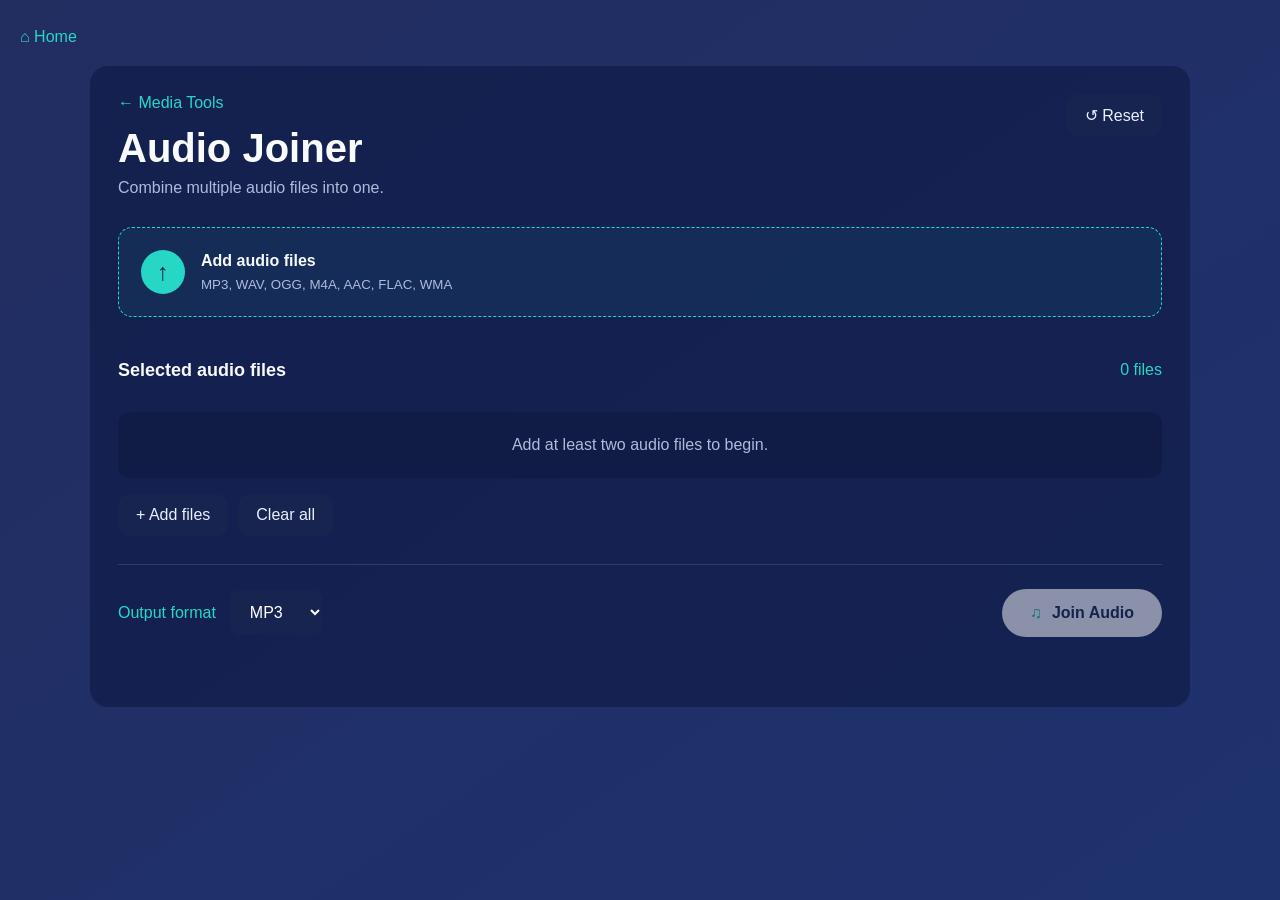
<file: audio-joiner/static/index.html>
<!doctype html>
<html lang="en">
  <head>
    <meta charset="UTF-8" />
    <meta name="viewport" content="width=device-width, initial-scale=1.0" />
    <title>Audio Combiner | Media Tools</title>
    <link rel="stylesheet" href="/audio-joiner/static/style.css" />
  </head>
  <body>
    <a href="/" class="home-button">⌂ Home</a>

    <main class="editor">
      <header class="editor-header">
        <div>
          <a class="back-link" href="/">← Media Tools</a>
          <h1>Audio Joiner</h1>
          <p>Combine multiple audio files into one.</p>
        </div>
        <button type="button" id="reset-button" class="reset-button">
          ↺ Reset
        </button>
      </header>

      <section class="upload-section">
        <label class="upload-button" for="audio-files">
          <span class="upload-icon">↑</span>
          <span>
            <strong>Add audio files</strong>
            <small>MP3, WAV, OGG, M4A, AAC, FLAC, WMA</small>
          </span>
        </label>
        <input
          id="audio-files"
          type="file"
          accept="audio/*,.mp3,.wav,.aac,.m4a,.ogg,.flac,.wma"
          multiple
          hidden
        />
      </section>

      <section class="files-section">
        <div class="section-heading">
          <h2>Selected audio files</h2>
          <span id="file-count">0 files</span>
        </div>

        <ol id="file-list" class="file-list">
          <li class="empty-state">Add at least two audio files to begin.</li>
        </ol>

        <div class="file-actions">
          <button type="button" id="add-more-button" class="control-button">
            + Add files
          </button>
          <button type="button" id="clear-button" class="control-button">
            Clear all
          </button>
        </div>
      </section>

      <section class="join-controls">
        <label for="output-format">Output format</label>
        <select id="output-format">
          <option value="mp3">MP3</option>
          <option value="wav">WAV</option>
          <option value="m4a">M4A</option>
          <option value="aac">AAC</option>
          <option value="ogg">OGG</option>
          <option value="flac">FLAC</option>
          <option value="wma">WMA</option>
        </select>

        <button type="button" id="join-button" class="cut-button" disabled>
          <span>♫</span> Join Audio
        </button>
      </section>

      <div id="message" class="message" role="status" aria-live="polite"></div>

      <div id="progress-container" class="progress-container" hidden>
        <div id="progress-label" class="progress-label">Preparing audio...</div>
        <div class="progress-track">
          <div id="progress-bar" class="progress-bar"></div>
        </div>
      </div>
    </main>

    <script>
      const fileInput = document.getElementById("audio-files");
      const fileList = document.getElementById("file-list");
      const fileCount = document.getElementById("file-count");
      const addMoreButton = document.getElementById("add-more-button");
      const clearButton = document.getElementById("clear-button");
      const resetButton = document.getElementById("reset-button");
      const joinButton = document.getElementById("join-button");
      const outputFormat = document.getElementById("output-format");
      const message = document.getElementById("message");
      const progressContainer = document.getElementById("progress-container");
      const progressLabel = document.getElementById("progress-label");
      const progressBar = document.getElementById("progress-bar");

      let files = [];
      let joining = false;

      function showMessage(text, type = "") {
        message.textContent = text;
        message.className = "message" + (type ? " " + type : "");
      }

      function updateProgress(percentage, text) {
        progressContainer.hidden = false;
        progressBar.style.width = percentage + "%";
        progressLabel.textContent = text;
      }

      function renderFiles() {
        fileList.replaceChildren();

        if (files.length === 0) {
          const empty = document.createElement("li");
          empty.className = "empty-state";
          empty.textContent = "Add at least two audio files to begin.";
          fileList.appendChild(empty);
        }

        files.forEach((file, index) => {
          const item = document.createElement("li");
          item.className = "file-item";

          const number = document.createElement("span");
          number.className = "file-number";
          number.textContent = String(index + 1);

          const details = document.createElement("div");
          details.className = "file-details";

          const name = document.createElement("strong");
          name.className = "file-name";
          name.textContent = file.name;
          name.title = file.name;

          const size = document.createElement("small");
          size.textContent = formatSize(file.size);

          details.append(name, size);

          const actions = document.createElement("div");
          actions.className = "file-item-actions";

          const upButton = document.createElement("button");
          upButton.type = "button";
          upButton.textContent = "↑";
          upButton.title = "Move up";
          upButton.disabled = index === 0 || joining;
          upButton.addEventListener("click", () => moveFile(index, -1));

          const downButton = document.createElement("button");
          downButton.type = "button";
          downButton.textContent = "↓";
          downButton.title = "Move down";
          downButton.disabled = index === files.length - 1 || joining;
          downButton.addEventListener("click", () => moveFile(index, 1));

          const removeButton = document.createElement("button");
          removeButton.type = "button";
          removeButton.textContent = "×";
          removeButton.title = "Remove file";
          removeButton.disabled = joining;
          removeButton.addEventListener("click", () => removeFile(index));

          actions.append(upButton, downButton, removeButton);
          item.append(number, details, actions);
          fileList.appendChild(item);
        });

        fileCount.textContent =
          files.length + (files.length === 1 ? " file" : " files");

        joinButton.disabled = files.length < 2 || joining;
        addMoreButton.disabled = joining;
        clearButton.disabled = joining;
        resetButton.disabled = joining;
        outputFormat.disabled = joining;
      }

      function formatSize(bytes) {
        if (bytes < 1024) return bytes + " B";
        if (bytes < 1024 * 1024) return (bytes / 1024).toFixed(1) + " KB";
        return (bytes / (1024 * 1024)).toFixed(1) + " MB";
      }

      function moveFile(index, direction) {
        const newIndex = index + direction;
        if (newIndex < 0 || newIndex >= files.length) return;

        [files[index], files[newIndex]] = [files[newIndex], files[index]];
        renderFiles();
      }

      function removeFile(index) {
        files.splice(index, 1);
        renderFiles();
      }

      function addSelectedFiles(selectedFiles) {
        const allowedExtensions = [
          ".mp3",
          ".wav",
          ".aac",
          ".m4a",
          ".ogg",
          ".flac",
          ".wma",
        ];

        let rejected = 0;

        for (const file of selectedFiles) {
          const extension = file.name
            .slice(file.name.lastIndexOf("."))
            .toLowerCase();

          if (!allowedExtensions.includes(extension)) {
            rejected++;
            continue;
          }

          files.push(file);
        }

        renderFiles();

        if (rejected) {
          showMessage("Unsupported files were skipped.", "error");
        } else if (selectedFiles.length) {
          showMessage("Audio files added.", "success");
        }
      }

      fileInput.addEventListener("change", () => {
        addSelectedFiles(Array.from(fileInput.files));
        fileInput.value = "";
      });

      addMoreButton.addEventListener("click", () => fileInput.click());

      clearButton.addEventListener("click", () => {
        if (joining) return;
        files = [];
        renderFiles();
        progressContainer.hidden = true;
        showMessage("");
      });

      resetButton.addEventListener("click", () => {
        if (joining) return;
        files = [];
        fileInput.value = "";
        outputFormat.value = "mp3";
        progressContainer.hidden = true;
        progressBar.style.width = "0%";
        renderFiles();
        showMessage("");
      });

      joinButton.addEventListener("click", async () => {
        if (joining || files.length < 2) return;

        joining = true;
        renderFiles();

        const formData = new FormData();
        files.forEach((file) => formData.append("files", file, file.name));
        formData.append("format", outputFormat.value);

        progressBar.style.width = "0%";
        updateProgress(0, "Uploading audio files...");
        showMessage("Joining audio files...");

        try {
          const blob = await new Promise((resolve, reject) => {
            const xhr = new XMLHttpRequest();

            xhr.open("POST", "/audio-joiner/join", true);
            xhr.responseType = "blob";

            xhr.upload.addEventListener("progress", (event) => {
              if (event.lengthComputable) {
                const percentage = Math.round(
                  (event.loaded / event.total) * 100,
                );
                updateProgress(
                  percentage,
                  "Uploading audio files: " + percentage + "%",
                );
              }
            });

            xhr.upload.addEventListener("load", () => {
              updateProgress(100, "Processing and joining audio files...");
            });

            xhr.addEventListener("progress", (event) => {
              if (event.lengthComputable && event.total > 0) {
                const percentage = Math.round(
                  (event.loaded / event.total) * 100,
                );
                updateProgress(
                  percentage,
                  "Downloading joined audio: " + percentage + "%",
                );
              } else if (event.loaded > 0) {
                progressLabel.textContent = "Downloading joined audio...";
              }
            });

            xhr.addEventListener("load", async () => {
              if (xhr.status >= 200 && xhr.status < 300) {
                resolve(xhr.response);
                return;
              }

              let errorMessage = "Unable to join audio files.";

              try {
                const errorText = await xhr.response.text();
                const result = JSON.parse(errorText);
                errorMessage = result.error || errorMessage;
              } catch (_) {}

              reject(new Error(errorMessage));
            });

            xhr.addEventListener("error", () => {
              reject(new Error("Unable to connect to the audio service."));
            });

            xhr.send(formData);
          });

          updateProgress(100, "Download complete: 100%");

          const url = URL.createObjectURL(blob);
          const link = document.createElement("a");
          link.href = url;
          link.download = "joined_audio." + outputFormat.value;
          document.body.appendChild(link);
          link.click();
          link.remove();

          setTimeout(() => URL.revokeObjectURL(url), 1000);
          showMessage(
            "Audio joined successfully. Download started.",
            "success",
          );
        } catch (error) {
          progressLabel.textContent = "Joining failed.";
          showMessage(error.message, "error");
        } finally {
          joining = false;
          renderFiles();
        }
      });

      renderFiles();
    </script>
  </body>
</html>
</file>
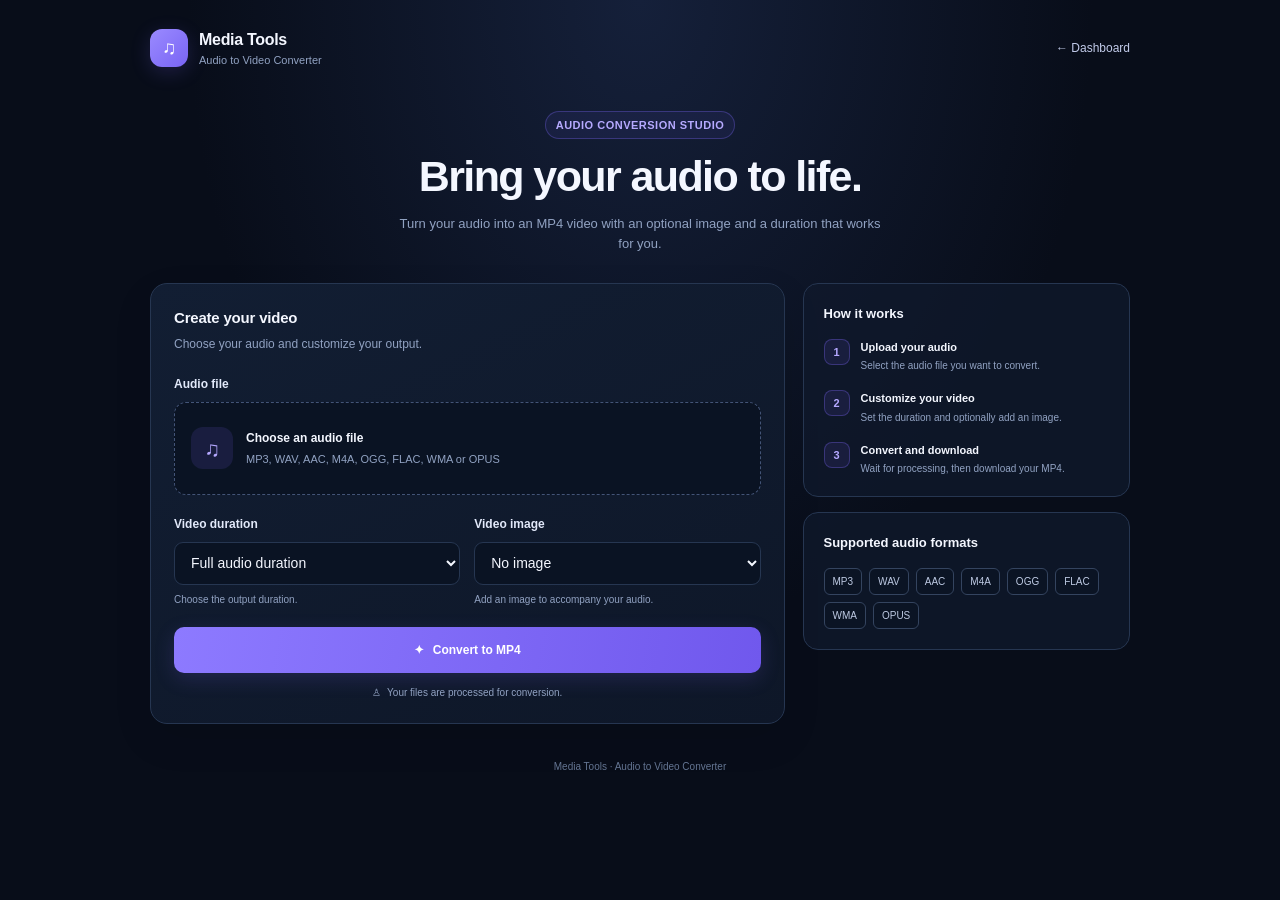
<file: audio-to-video/static/index.html>
<!DOCTYPE html>
<html lang="en">
<head>
    <meta charset="UTF-8">
    <meta name="viewport" content="width=device-width, initial-scale=1.0">
    <title>Audio to Video | Media Tools</title>

    <style>
        :root {
            --bg: #080d19;
            --panel: #101a2d;
            --panel-light: #142138;
            --border: #263651;
            --text: #f4f7ff;
            --muted: #91a2c2;
            --purple: #7964f4;
            --purple-light: #9a8aff;
            --green: #37d6a4;
            --red: #ff6b81;
            --cyan: #66d9ff;
        }

        * {
            box-sizing: border-box;
        }

        body {
            margin: 0;
            min-height: 100vh;
            background:
                radial-gradient(ellipse at top, #15203a 0%, transparent 50%),
                var(--bg);
            color: var(--text);
            font-family: Inter, "Segoe UI", Arial, sans-serif;
            font-size: 14px;
            line-height: 1.5;
        }

        button,
        input,
        select {
            font: inherit;
        }

        button {
            cursor: pointer;
        }

        .page {
            width: min(100% - 32px, 980px);
            margin: 0 auto;
            padding: 28px 0 48px;
        }

        .topbar {
            display: flex;
            align-items: center;
            justify-content: space-between;
            gap: 16px;
            margin-bottom: 42px;
        }

        .brand {
            display: flex;
            align-items: center;
            gap: 11px;
            font-size: 16px;
            font-weight: 750;
            letter-spacing: -0.3px;
        }

        .brand-icon {
            display: grid;
            place-items: center;
            width: 38px;
            height: 38px;
            border-radius: 12px;
            background: linear-gradient(135deg, var(--purple-light), var(--purple));
            color: white;
            font-size: 19px;
            box-shadow: 0 5px 20px #7964f433;
        }

        .brand small {
            display: block;
            color: var(--muted);
            font-size: 11px;
            font-weight: 400;
            letter-spacing: 0;
        }

        .back-link {
            color: #c2cbea;
            text-decoration: none;
            font-size: 12px;
        }

        .back-link:hover {
            color: white;
        }

        .hero {
            text-align: center;
            margin-bottom: 30px;
        }

        .eyebrow {
            display: inline-block;
            padding: 5px 10px;
            margin-bottom: 13px;
            border: 1px solid #7964f455;
            border-radius: 999px;
            background: #7964f414;
            color: #b6aaff;
            font-size: 11px;
            font-weight: 650;
            letter-spacing: 0.5px;
        }

        h1 {
            margin: 0;
            font-size: clamp(28px, 5vw, 43px);
            line-height: 1.15;
            letter-spacing: -1.6px;
        }

        .hero p {
            max-width: 490px;
            margin: 13px auto 0;
            color: var(--muted);
            font-size: 13px;
        }

        .workspace {
            display: grid;
            grid-template-columns: minmax(0, 1.55fr) minmax(230px, 0.8fr);
            gap: 18px;
            align-items: start;
        }

        .card {
            min-width: 0;
            padding: 23px;
            border: 1px solid var(--border);
            border-radius: 17px;
            background: linear-gradient(155deg, #121e33, #0e1728);
            box-shadow: 0 15px 40px #00000016;
        }

        .card h2 {
            margin: 0;
            font-size: 15px;
            letter-spacing: -0.2px;
        }

        .card-description {
            margin: 5px 0 22px;
            color: var(--muted);
            font-size: 12px;
        }

        .field {
            margin-bottom: 20px;
        }

        .field-label {
            display: block;
            margin-bottom: 9px;
            color: #e2e9fa;
            font-size: 12px;
            font-weight: 650;
        }

        .upload-box {
            position: relative;
            display: flex;
            align-items: center;
            gap: 13px;
            min-height: 93px;
            padding: 16px;
            border: 1px dashed #435477;
            border-radius: 12px;
            background: #0a1323;
            transition: border-color 0.2s, background 0.2s;
        }

        .upload-box:hover {
            border-color: var(--purple-light);
            background: #111a30;
        }

        .upload-icon {
            display: grid;
            place-items: center;
            flex: 0 0 42px;
            width: 42px;
            height: 42px;
            border-radius: 12px;
            background: #7964f422;
            color: #b5a8ff;
            font-size: 21px;
        }

        .upload-copy {
            min-width: 0;
            pointer-events: none;
        }

        .upload-copy strong {
            display: block;
            overflow-wrap: anywhere;
            font-size: 12px;
        }

        .upload-copy span {
            display: block;
            margin-top: 4px;
            color: var(--muted);
            font-size: 11px;
        }

        .upload-box input[type="file"] {
            position: absolute;
            inset: 0;
            width: 100%;
            height: 100%;
            opacity: 0;
            cursor: pointer;
        }

        .upload-box.has-file {
            border-color: #37d6a477;
        }

        .form-row {
            display: grid;
            grid-template-columns: 1fr 1fr;
            gap: 14px;
        }

        .select-control {
            width: 100%;
            min-height: 43px;
            padding: 0 12px;
            border: 1px solid var(--border);
            border-radius: 9px;
            outline: none;
            background: #0a1323;
            color: var(--text);
        }

        .select-control:focus {
            border-color: var(--purple-light);
        }

        .hint {
            margin-top: 7px;
            color: var(--muted);
            font-size: 10px;
        }

        .image-upload-area {
            display: none;
            margin-top: 12px;
        }

        .image-upload-area.visible {
            display: block;
        }

        .primary-button {
            display: flex;
            align-items: center;
            justify-content: center;
            gap: 9px;
            width: 100%;
            min-height: 46px;
            padding: 12px 18px;
            border: 0;
            border-radius: 10px;
            background: linear-gradient(100deg, #8d7aff, #7058ed);
            color: white;
            font-size: 12px;
            font-weight: 750;
            box-shadow: 0 6px 20px #7964f42c;
            transition: transform 0.2s, filter 0.2s;
        }

        .primary-button:hover:not(:disabled) {
            filter: brightness(1.1);
            transform: translateY(-1px);
        }

        .primary-button:disabled {
            cursor: not-allowed;
            opacity: 0.55;
        }

        .privacy-note {
            display: flex;
            align-items: center;
            justify-content: center;
            gap: 6px;
            margin: 12px 0 0;
            color: var(--muted);
            font-size: 10px;
        }

        .side-card {
            margin-bottom: 15px;
            padding: 20px;
            border: 1px solid var(--border);
            border-radius: 15px;
            background: #101a2dba;
        }

        .side-card h3 {
            margin: 0 0 15px;
            font-size: 13px;
        }

        .step {
            display: flex;
            align-items: flex-start;
            gap: 11px;
            margin-bottom: 17px;
        }

        .step:last-child {
            margin-bottom: 0;
        }

        .step-number {
            display: grid;
            place-items: center;
            flex: 0 0 26px;
            width: 26px;
            height: 26px;
            border: 1px solid #7964f455;
            border-radius: 8px;
            background: #7964f41b;
            color: #b5a8ff;
            font-size: 11px;
            font-weight: 700;
        }

        .step strong {
            display: block;
            font-size: 11px;
        }

        .step span {
            display: block;
            margin-top: 3px;
            color: var(--muted);
            font-size: 10px;
        }

        .format-list {
            display: flex;
            flex-wrap: wrap;
            gap: 7px;
        }

        .format {
            padding: 5px 8px;
            border: 1px solid #34445f;
            border-radius: 6px;
            background: #0b1424;
            color: #bdc9e2;
            font-size: 10px;
        }

        .progress-card {
            display: none;
            margin-top: 18px;
            padding: 21px;
            border: 1px solid var(--border);
            border-radius: 15px;
            background: linear-gradient(155deg, #121e33, #0e1728);
        }

        .progress-card.visible {
            display: block;
        }

        .progress-heading {
            display: flex;
            align-items: center;
            justify-content: space-between;
            gap: 12px;
            margin-bottom: 15px;
        }

        .progress-heading h2 {
            margin: 0;
            font-size: 14px;
        }

        .state-pill {
            display: inline-flex;
            align-items: center;
            gap: 5px;
            padding: 5px 9px;
            border: 1px solid #435477;
            border-radius: 999px;
            background: #0a1323;
            color: #c6d2eb;
            font-size: 9px;
            font-weight: 700;
            white-space: nowrap;
        }

        .state-pill.processing {
            border-color: #7964f466;
            background: #7964f41b;
            color: #b8acff;
        }

        .state-pill.success {
            border-color: #37d6a455;
            background: #37d6a414;
            color: var(--green);
        }

        .state-pill.error {
            border-color: #ff6b8155;
            background: #ff6b8114;
            color: var(--red);
        }

        .progress-track {
            width: 100%;
            height: 7px;
            overflow: hidden;
            border-radius: 999px;
            background: #263550;
        }

        .progress-fill {
            width: 0;
            height: 100%;
            border-radius: inherit;
            background: linear-gradient(90deg, var(--purple), var(--cyan));
            transition: width 0.3s ease;
        }

        .progress-message {
            margin: 10px 0 14px;
            color: var(--muted);
            font-size: 11px;
        }

        .progress-message.success {
            color: var(--green);
        }

        .progress-message.error {
            color: var(--red);
        }

        .stats {
            display: grid;
            grid-template-columns: repeat(3, minmax(0, 1fr));
            gap: 9px;
            margin-top: 15px;
        }

        .stat {
            min-width: 0;
            padding: 11px;
            border: 1px solid #2b3a55;
            border-radius: 9px;
            background: #0b1424;
        }

        .stat-label {
            display: block;
            color: var(--muted);
            font-size: 9px;
        }

        .stat-value {
            display: block;
            margin-top: 4px;
            overflow-wrap: anywhere;
            font-size: 12px;
            font-weight: 750;
        }

        /* Corrected download section: compact icon and full-width button. */
        .download-panel {
            display: none;
            margin-top: 16px;
            padding: 18px;
            border: 1px solid #37d6a455;
            border-radius: 12px;
            background: linear-gradient(145deg, #102c30, #10212e);
        }

        .download-panel.visible {
            display: block;
        }

        .download-content {
            display: flex;
            align-items: center;
            gap: 13px;
            margin-bottom: 16px;
        }

        .download-icon {
            display: grid;
            place-items: center;
            flex: 0 0 44px;
            width: 44px;
            height: 44px;
            border: 1px solid #37d6a444;
            border-radius: 12px;
            background: #37d6a41b;
            color: var(--green);
        }

        .download-icon svg {
            display: block;
            width: 23px;
            height: 23px;
        }

        .download-copy {
            min-width: 0;
        }

        .download-copy strong {
            display: block;
            font-size: 13px;
        }

        .download-copy span {
            display: block;
            margin-top: 3px;
            color: #a9c9c7;
            font-size: 11px;
        }

        .download-button {
            display: flex;
            align-items: center;
            justify-content: center;
            gap: 9px;
            width: 100%;
            min-height: 43px;
            padding: 11px 16px;
            border: 1px solid #37d6a477;
            border-radius: 9px;
            background: var(--green);
            color: #06241d;
            text-align: center;
            text-decoration: none;
            font-size: 12px;
            font-weight: 800;
            transition: filter 0.2s, transform 0.2s;
        }

        .download-button:hover {
            filter: brightness(1.07);
            transform: translateY(-1px);
        }

        .download-button svg {
            width: 17px;
            height: 17px;
            flex: 0 0 17px;
        }

        .footer {
            margin-top: 35px;
            color: #647592;
            text-align: center;
            font-size: 10px;
        }

        @media (max-width: 720px) {
            .page {
                width: min(100% - 24px, 520px);
                padding-top: 20px;
            }

            .topbar {
                margin-bottom: 32px;
            }

            .workspace {
                grid-template-columns: 1fr;
            }

            .side-column {
                display: grid;
                grid-template-columns: 1fr 1fr;
                gap: 12px;
            }

            .side-card {
                margin-bottom: 0;
            }
        }

        @media (max-width: 460px) {
            .card {
                padding: 17px;
            }

            .form-row {
                grid-template-columns: 1fr;
                gap: 0;
            }

            .side-column {
                grid-template-columns: 1fr;
            }

            .stats {
                gap: 6px;
            }

            .stat {
                padding: 9px 7px;
            }

            .stat-value {
                font-size: 11px;
            }

            .progress-card {
                padding: 15px;
            }

            .download-panel {
                padding: 14px;
            }
        }
    </style>
</head>

<body>
    <main class="page">
        <header class="topbar">
            <div class="brand">
                <div class="brand-icon" aria-hidden="true">♫</div>
                <div>
                    Media Tools
                    <small>Audio to Video Converter</small>
                </div>
            </div>
            <a class="back-link" href="/">← Dashboard</a>
        </header>

        <section class="hero">
            <span class="eyebrow">AUDIO CONVERSION STUDIO</span>
            <h1>Bring your audio to life.</h1>
            <p>Turn your audio into an MP4 video with an optional image and a duration that works for you.</p>
        </section>

        <div class="workspace">
            <div class="main-column">
                <section class="card">
                    <h2>Create your video</h2>
                    <p class="card-description">Choose your audio and customize your output.</p>

                    <form id="convertForm">
                        <div class="field">
                            <label class="field-label" for="audioFile">Audio file</label>
                            <div class="upload-box" id="audioUploadBox">
                                <div class="upload-icon" aria-hidden="true">♫</div>
                                <div class="upload-copy">
                                    <strong id="audioFileName">Choose an audio file</strong>
                                    <span>MP3, WAV, AAC, M4A, OGG, FLAC, WMA or OPUS</span>
                                </div>
                                <input
                                    type="file"
                                    id="audioFile"
                                    name="audio"
                                    accept=".mp3,.wav,.aac,.m4a,.ogg,.flac,.wma,.opus,audio/*"
                                    required
                                    aria-label="Choose audio file"
                                >
                            </div>
                        </div>

                        <div class="form-row">
                            <div class="field">
                                <label class="field-label" for="duration">Video duration</label>
                                <select class="select-control" id="duration" name="duration">
                                    <option value="default">Full audio duration</option>
                                    <option value="1">1 minute</option>
                                    <option value="5">5 minutes</option>
                                    <option value="10">10 minutes</option>
                                    <option value="30">30 minutes</option>
                                    <option value="60">60 minutes</option>
                                </select>
                                <div class="hint">Choose the output duration.</div>
                            </div>

                            <div class="field">
                                <label class="field-label" for="imageChoice">Video image</label>
                                <select class="select-control" id="imageChoice">
                                    <option value="none">No image</option>
                                    <option value="upload">Upload an image</option>
                                </select>
                                <div class="hint">Add an image to accompany your audio.</div>
                            </div>
                        </div>

                        <div class="image-upload-area" id="imageUploadArea">
                            <div class="field">
                                <label class="field-label" for="imageFile">Image file</label>
                                <div class="upload-box" id="imageUploadBox">
                                    <div class="upload-icon" aria-hidden="true">▧</div>
                                    <div class="upload-copy">
                                        <strong id="imageFileName">Choose an image</strong>
                                        <span>PNG, JPG, JPEG or WEBP</span>
                                    </div>
                                    <input
                                        type="file"
                                        id="imageFile"
                                        name="image"
                                        accept=".png,.jpg,.jpeg,.webp,image/*"
                                        aria-label="Choose image file"
                                    >
                                </div>
                            </div>
                        </div>

                        <button type="submit" class="primary-button" id="convertButton">
                            <span aria-hidden="true">✦</span>
                            <span>Convert to MP4</span>
                        </button>

                        <p class="privacy-note">
                            <span aria-hidden="true">♙</span>
                            Your files are processed for conversion.
                        </p>
                    </form>
                </section>

                <section class="progress-card" id="progressArea" aria-live="polite">
                    <div class="progress-heading">
                        <h2 id="stageTitle">Preparing your video</h2>
                        <span class="state-pill" id="statePill">Waiting</span>
                    </div>

                    <div class="progress-track" aria-label="Conversion progress">
                        <div class="progress-fill" id="progress"></div>
                    </div>

                    <p class="progress-message" id="status">Preparing your files...</p>

                    <div class="stats">
                        <div class="stat">
                            <span class="stat-label">Progress</span>
                            <span class="stat-value" id="percent">0%</span>
                        </div>
                        <div class="stat">
                            <span class="stat-label">Elapsed time</span>
                            <span class="stat-value" id="elapsed">0 sec</span>
                        </div>
                        <div class="stat">
                            <span class="stat-label">Estimated remaining</span>
                            <span class="stat-value" id="remaining">Calculating...</span>
                        </div>
                    </div>

                    <div class="download-panel" id="downloadArea">
                        <div class="download-content">
                            <div class="download-icon" aria-hidden="true">
                                <svg viewBox="0 0 24 24" fill="none"
                                     stroke="currentColor" stroke-width="1.8"
                                     stroke-linecap="round" stroke-linejoin="round">
                                    <path d="M12 3v11"></path>
                                    <path d="m7 9 5 5 5-5"></path>
                                    <path d="M5 17v3h14v-3"></path>
                                </svg>
                            </div>
                            <div class="download-copy">
                                <strong>Your video is ready</strong>
                                <span>Your MP4 has been converted successfully.</span>
                            </div>
                        </div>

                        <a class="download-button" id="downloadLink" href="#" download>
                            <svg viewBox="0 0 24 24" fill="none"
                                 stroke="currentColor" stroke-width="2"
                                 stroke-linecap="round" stroke-linejoin="round"
                                 aria-hidden="true">
                                <path d="M12 3v11"></path>
                                <path d="m7 9 5 5 5-5"></path>
                                <path d="M5 17v3h14v-3"></path>
                            </svg>
                            Download MP4
                        </a>
                    </div>
                </section>
            </div>

            <aside class="side-column">
                <section class="side-card">
                    <h3>How it works</h3>

                    <div class="step">
                        <div class="step-number">1</div>
                        <div>
                            <strong>Upload your audio</strong>
                            <span>Select the audio file you want to convert.</span>
                        </div>
                    </div>

                    <div class="step">
                        <div class="step-number">2</div>
                        <div>
                            <strong>Customize your video</strong>
                            <span>Set the duration and optionally add an image.</span>
                        </div>
                    </div>

                    <div class="step">
                        <div class="step-number">3</div>
                        <div>
                            <strong>Convert and download</strong>
                            <span>Wait for processing, then download your MP4.</span>
                        </div>
                    </div>
                </section>

                <section class="side-card">
                    <h3>Supported audio formats</h3>
                    <div class="format-list">
                        <span class="format">MP3</span>
                        <span class="format">WAV</span>
                        <span class="format">AAC</span>
                        <span class="format">M4A</span>
                        <span class="format">OGG</span>
                        <span class="format">FLAC</span>
                        <span class="format">WMA</span>
                        <span class="format">OPUS</span>
                    </div>
                </section>
            </aside>
        </div>

        <footer class="footer">
            Media Tools · Audio to Video Converter
        </footer>
    </main>

    <script>
        const SERVICE_URL = "/audio-to-video";

        const convertForm = document.getElementById("convertForm");
        const audioFileInput = document.getElementById("audioFile");
        const imageFileInput = document.getElementById("imageFile");
        const imageChoice = document.getElementById("imageChoice");
        const imageUploadArea = document.getElementById("imageUploadArea");
        const convertButton = document.getElementById("convertButton");
        const progressArea = document.getElementById("progressArea");
        const progressBar = document.getElementById("progress");
        const stageTitle = document.getElementById("stageTitle");
        const statePill = document.getElementById("statePill");
        const statusElement = document.getElementById("status");
        const percentElement = document.getElementById("percent");
        const elapsedElement = document.getElementById("elapsed");
        const remainingElement = document.getElementById("remaining");
        const downloadArea = document.getElementById("downloadArea");
        const downloadLink = document.getElementById("downloadLink");

        let startedAt = null;
        let pollTimer = null;
        let uploadFinished = false;

        function formatTime(seconds) {
            if (!Number.isFinite(seconds) || seconds < 0) {
                return "Calculating...";
            }

            seconds = Math.floor(seconds);

            if (seconds < 60) {
                return `${seconds} sec`;
            }

            const minutes = Math.floor(seconds / 60);
            const remainder = seconds % 60;

            if (minutes < 60) {
                return remainder ? `${minutes}m ${remainder}s` : `${minutes}m`;
            }

            const hours = Math.floor(minutes / 60);
            const remainingMinutes = minutes % 60;

            return `${hours}h ${remainingMinutes}m`;
        }

        function setStatus(message, type = "") {
            statusElement.textContent = message;
            statusElement.className = "progress-message";

            if (type) {
                statusElement.classList.add(type);
            }
        }

        function setState(label, type = "") {
            statePill.textContent = label;
            statePill.className = "state-pill";

            if (type) {
                statePill.classList.add(type);
            }
        }

        function setProgress(value) {
            const percentage = Math.max(0, Math.min(100, Number(value) || 0));
            progressBar.style.width = `${percentage}%`;
            percentElement.textContent = `${Math.round(percentage)}%`;
            progressBar.parentElement.setAttribute("aria-valuenow", String(Math.round(percentage)));
            progressBar.parentElement.setAttribute("role", "progressbar");
            progressBar.parentElement.setAttribute("aria-valuemin", "0");
            progressBar.parentElement.setAttribute("aria-valuemax", "100");
        }

        function updateElapsed() {
            if (startedAt === null) return;
            elapsedElement.textContent = formatTime((Date.now() - startedAt) / 1000);
        }

        function showError(message) {
            if (pollTimer) {
                clearTimeout(pollTimer);
                pollTimer = null;
            }

            stageTitle.textContent = "Conversion failed";
            setState("Failed", "error");
            setStatus(message || "An error occurred during conversion.", "error");
            convertButton.disabled = false;
            convertButton.querySelector("span:last-child").textContent = "Try again";
            remainingElement.textContent = "—";
        }

        audioFileInput.addEventListener("change", () => {
            const file = audioFileInput.files[0];
            document.getElementById("audioFileName").textContent =
                file ? file.name : "Choose an audio file";

            document.getElementById("audioUploadBox").classList.toggle("has-file", Boolean(file));
        });

        imageFileInput.addEventListener("change", () => {
            const file = imageFileInput.files[0];
            document.getElementById("imageFileName").textContent =
                file ? file.name : "Choose an image";

            document.getElementById("imageUploadBox").classList.toggle("has-file", Boolean(file));
        });

        imageChoice.addEventListener("change", () => {
            const showImageUpload = imageChoice.value === "upload";
            imageUploadArea.classList.toggle("visible", showImageUpload);
            imageFileInput.required = showImageUpload;

            if (!showImageUpload) {
                imageFileInput.value = "";
                document.getElementById("imageFileName").textContent = "Choose an image";
                document.getElementById("imageUploadBox").classList.remove("has-file");
            }
        });

        async function pollJob(jobId) {
            try {
                const response = await fetch(
                    `${SERVICE_URL}/status/${encodeURIComponent(jobId)}`,
                    { cache: "no-store" }
                );

                const data = await response.json();

                if (!response.ok) {
                    throw new Error(data.error || "Unable to retrieve conversion status.");
                }

                updateElapsed();

                const state = String(data.status || data.state || "processing").toLowerCase();
                const rawProgress = data.progress ?? data.percent ?? 0;
                const progressValue = Number(rawProgress);

                if (Number.isFinite(progressValue)) {
                    setProgress(progressValue);
                }

                if (state === "completed" || state === "complete" || state === "success") {
                    setProgress(100);
                    stageTitle.textContent = "Your video is ready";
                    setState("Completed", "success");
                    setStatus(
                        data.message || `Conversion complete. Total time: ${elapsedElement.textContent}.`,
                        "success"
                    );
                    remainingElement.textContent = "0 sec";

                    const downloadUrl = data.download_url || `/download/${encodeURIComponent(jobId)}`;
                    downloadLink.href = downloadUrl.startsWith("http")
                        ? downloadUrl
                        : `${SERVICE_URL}${downloadUrl.startsWith("/") ? "" : "/"}${downloadUrl}`;

                    downloadArea.classList.add("visible");
                    convertButton.disabled = false;
                    convertButton.querySelector("span:last-child").textContent = "Convert another file";
                    pollTimer = null;
                    return;
                }

                if (state === "failed" || state === "error") {
                    showError(data.error || data.message || "Conversion failed.");
                    return;
                }

                if (state === "queued" || state === "pending") {
                    stageTitle.textContent = "Waiting to start";
                    setState("Queued", "processing");
                    setStatus(data.message || "Your file is waiting for processing.");
                } else {
                    stageTitle.textContent = "Converting your audio";
                    setState("Processing", "processing");
                    setStatus(data.message || "Your video is being generated.");
                }

                const progress = Number(data.progress ?? data.percent ?? 0);
                if (progress > 0 && startedAt !== null) {
                    const elapsedSeconds = (Date.now() - startedAt) / 1000;
                    const remainingSeconds = elapsedSeconds * (100 - progress) / progress;
                    remainingElement.textContent = formatTime(remainingSeconds);
                } else {
                    remainingElement.textContent = "Calculating...";
                }

                pollTimer = setTimeout(() => pollJob(jobId), 1500);
            } catch (error) {
                showError(error.message || "Unable to check conversion status.");
            }
        }

        convertForm.addEventListener("submit", (event) => {
            event.preventDefault();

            const audioFile = audioFileInput.files[0];

            if (!audioFile) {
                audioFileInput.focus();
                return;
            }

            if (imageChoice.value === "upload" && !imageFileInput.files[0]) {
                imageFileInput.focus();
                return;
            }

            if (pollTimer) {
                clearTimeout(pollTimer);
                pollTimer = null;
            }

            downloadArea.classList.remove("visible");
            progressArea.classList.add("visible");
            progressArea.scrollIntoView({ behavior: "smooth", block: "nearest" });

            setProgress(0);
            stageTitle.textContent = "Uploading your files";
            setState("Uploading", "processing");
            setStatus("Uploading your audio file...");
            elapsedElement.textContent = "0 sec";
            remainingElement.textContent = "Calculating...";

            convertButton.disabled = true;
            convertButton.querySelector("span:last-child").textContent = "Uploading...";

            startedAt = Date.now();
            uploadFinished = false;

            const formData = new FormData();
            formData.append("audio", audioFile);
            formData.append("duration", document.getElementById("duration").value);

            if (imageChoice.value === "upload" && imageFileInput.files[0]) {
                formData.append("image", imageFileInput.files[0]);
            }

            const xhr = new XMLHttpRequest();
            xhr.open("POST", `${SERVICE_URL}/convert`);

            xhr.upload.addEventListener("progress", (event) => {
                if (!event.lengthComputable || uploadFinished) return;

                const uploadPercent = Math.round((event.loaded / event.total) * 100);
                setProgress(uploadPercent);
                setStatus(`Uploading your files: ${uploadPercent}%`);
            });

            xhr.upload.addEventListener("load", () => {
                uploadFinished = true;
                stageTitle.textContent = "Converting your audio";
                setState("Processing", "processing");
                setStatus("Upload complete. Preparing your video...");
                convertButton.querySelector("span:last-child").textContent = "Converting...";
            });

            xhr.addEventListener("load", () => {
                let data;

                try {
                    data = JSON.parse(xhr.responseText);
                } catch {
                    showError("The server returned an invalid response.");
                    return;
                }

                if (xhr.status < 200 || xhr.status >= 300) {
                    showError(data.error || data.message || "Unable to start conversion.");
                    return;
                }

                const jobId = data.job_id || data.id;

                if (!jobId) {
                    if (data.download_url) {
                        setProgress(100);
                        stageTitle.textContent = "Your video is ready";
                        setState("Completed", "success");
                        setStatus("Conversion complete.", "success");
                        remainingElement.textContent = "0 sec";

                        downloadLink.href = data.download_url.startsWith("http")
                            ? data.download_url
                            : `${SERVICE_URL}${data.download_url.startsWith("/") ? "" : "/"}${data.download_url}`;

                        downloadArea.classList.add("visible");
                        convertButton.disabled = false;
                        convertButton.querySelector("span:last-child").textContent = "Convert another file";
                        return;
                    }

                    showError(data.error || "The server did not return a job ID.");
                    return;
                }

                stageTitle.textContent = "Converting your audio";
                setState("Processing", "processing");
                setStatus("Your video is being generated.");
                pollJob(jobId);
            });

            xhr.addEventListener("error", () => {
                showError("Unable to connect to the conversion service.");
            });

            xhr.addEventListener("abort", () => {
                showError("The upload was cancelled.");
            });

            xhr.send(formData);
        });
    </script>
</body>
</html>
</file>
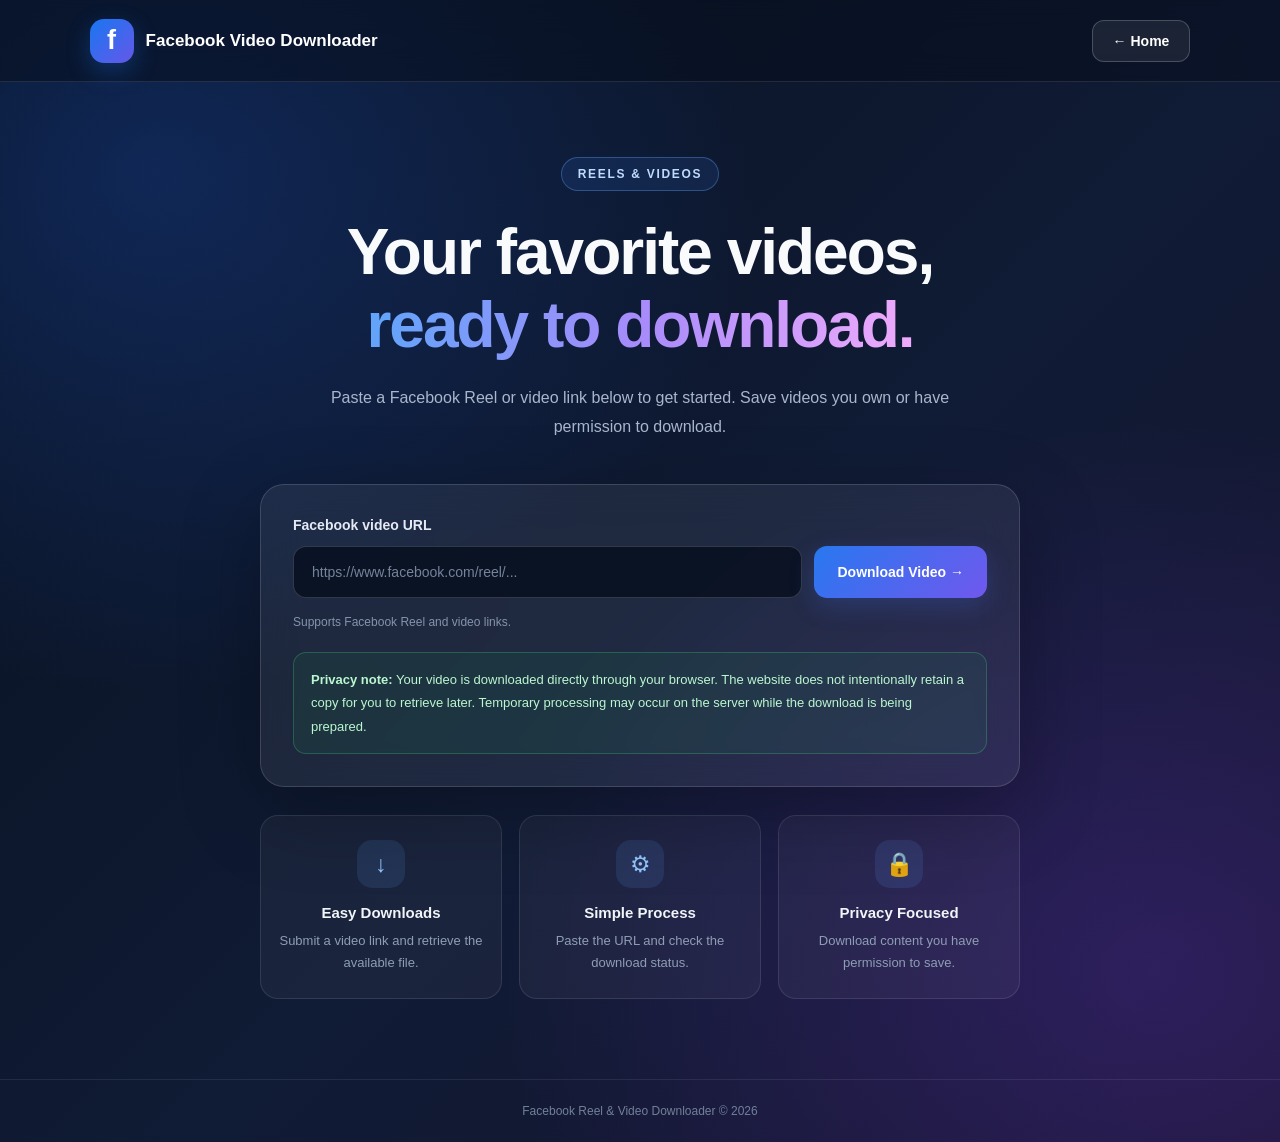
<file: facebook-downloader/templates/index.html>
<!DOCTYPE html>
<html lang="en">
<head>
    <meta charset="UTF-8">
    <meta name="viewport" content="width=device-width, initial-scale=1.0">
    <title>Facebook Reel & Video Downloader</title>

    <style>
        * {
            box-sizing: border-box;
            margin: 0;
            padding: 0;
        }

        body {
            min-height: 100vh;
            display: flex;
            flex-direction: column;
            font-family: "Segoe UI", Arial, sans-serif;
            color: #f8fafc;
            background:
                radial-gradient(ellipse at 12% 15%, rgba(37, 99, 235, .25), transparent 38%),
                radial-gradient(ellipse at 90% 85%, rgba(124, 58, 237, .24), transparent 40%),
                linear-gradient(135deg, #07111f, #101b35 55%, #17152e);
        }

        .navbar {
            width: 100%;
            min-height: 82px;
            padding: 18px 7%;
            display: flex;
            align-items: center;
            justify-content: space-between;
            gap: 20px;
            border-bottom: 1px solid rgba(255, 255, 255, .1);
            background: rgba(8, 15, 30, .55);
            backdrop-filter: blur(16px);
        }

        .brand {
            display: flex;
            align-items: center;
            gap: 12px;
            color: #fff;
            text-decoration: none;
            font-size: 17px;
            font-weight: 700;
        }

        .brand-icon {
            width: 44px;
            height: 44px;
            display: grid;
            place-items: center;
            border-radius: 14px;
            background: linear-gradient(135deg, #1877f2, #6657e8);
            box-shadow: 0 8px 25px rgba(24, 119, 242, .3);
            font-size: 27px;
            font-weight: 800;
        }

        .home-button {
            padding: 12px 20px;
            border: 1px solid rgba(255, 255, 255, .2);
            border-radius: 12px;
            background: rgba(255, 255, 255, .07);
            color: #fff;
            text-decoration: none;
            font-size: 14px;
            font-weight: 600;
            white-space: nowrap;
            transition: .2s ease;
        }

        .home-button:hover {
            background: rgba(255, 255, 255, .16);
            transform: translateY(-2px);
        }

        .main-container {
            width: 100%;
            max-width: 1050px;
            margin: auto;
            padding: 75px 24px 80px;
            display: flex;
            flex-direction: column;
            align-items: center;
        }

        .eyebrow {
            display: inline-block;
            padding: 9px 16px;
            margin-bottom: 25px;
            border: 1px solid rgba(96, 165, 250, .35);
            border-radius: 30px;
            background: rgba(59, 130, 246, .12);
            color: #bfdbfe;
            font-size: 12px;
            font-weight: 700;
            letter-spacing: 1.7px;
        }

        h1 {
            max-width: 800px;
            margin-bottom: 22px;
            text-align: center;
            font-size: clamp(36px, 6vw, 64px);
            line-height: 1.14;
            letter-spacing: -2px;
        }

        h1 span {
            background: linear-gradient(90deg, #60a5fa, #a78bfa, #f0abfc);
            -webkit-background-clip: text;
            background-clip: text;
            color: transparent;
        }

        .subtitle {
            max-width: 650px;
            margin-bottom: 42px;
            color: #a9b6cc;
            font-size: 16px;
            line-height: 1.8;
            text-align: center;
        }

        .download-card {
            width: 100%;
            max-width: 760px;
            padding: 32px;
            border: 1px solid rgba(255, 255, 255, .14);
            border-radius: 24px;
            background: rgba(255, 255, 255, .065);
            box-shadow: 0 25px 80px rgba(0, 0, 0, .28);
            backdrop-filter: blur(20px);
        }

        .download-card label {
            display: block;
            margin-bottom: 13px;
            color: #e5eaf5;
            font-size: 14px;
            font-weight: 700;
        }

        .input-row {
            display: flex;
            gap: 12px;
        }

        input[type="url"] {
            flex: 1;
            min-width: 0;
            padding: 17px 18px;
            border: 1px solid rgba(255, 255, 255, .16);
            border-radius: 13px;
            outline: none;
            background: rgba(5, 12, 27, .75);
            color: #fff;
            font-size: 14px;
            transition: border-color .2s, box-shadow .2s;
        }

        input[type="url"]::placeholder {
            color: #75839b;
        }

        input[type="url"]:focus {
            border-color: #60a5fa;
            box-shadow: 0 0 0 4px rgba(96, 165, 250, .12);
        }

        #downloadButton {
            padding: 0 23px;
            border: 0;
            border-radius: 13px;
            background: linear-gradient(135deg, #2878f0, #7058ed);
            color: #fff;
            font-size: 14px;
            font-weight: 700;
            white-space: nowrap;
            cursor: pointer;
            box-shadow: 0 8px 25px rgba(65, 105, 225, .25);
            transition: .2s ease;
        }

        #downloadButton:hover {
            transform: translateY(-2px);
            box-shadow: 0 12px 30px rgba(65, 105, 225, .4);
        }

        #downloadButton:disabled {
            opacity: .6;
            cursor: wait;
            transform: none;
        }

        .hint {
            margin-top: 14px;
            color: #8594ac;
            font-size: 12px;
            line-height: 1.7;
        }

        .privacy-note {
            margin-top: 20px;
            padding: 15px 17px;
            border: 1px solid rgba(74, 222, 128, .25);
            border-radius: 13px;
            background: rgba(34, 197, 94, .08);
            color: #bbf7d0;
            font-size: 13px;
            line-height: 1.8;
        }

        .status {
            display: none;
            margin-top: 22px;
            padding: 16px 18px;
            border: 1px solid rgba(96, 165, 250, .22);
            border-radius: 13px;
            background: rgba(59, 130, 246, .1);
            color: #dbeafe;
            font-size: 14px;
            line-height: 1.7;
            overflow-wrap: anywhere;
        }

        .status.error {
            border-color: rgba(248, 113, 113, .3);
            background: rgba(239, 68, 68, .1);
            color: #fecaca;
        }

        .status.success {
            border-color: rgba(74, 222, 128, .3);
            background: rgba(34, 197, 94, .1);
            color: #bbf7d0;
        }

        .file-button {
            display: inline-block;
            margin-top: 13px;
            padding: 12px 18px;
            border-radius: 10px;
            background: linear-gradient(135deg, #15803d, #16a34a);
            color: #fff;
            font-weight: 700;
            text-decoration: none;
        }

        .file-button:hover {
            background: #166534;
        }

        .features {
            width: 100%;
            max-width: 760px;
            display: grid;
            grid-template-columns: repeat(3, minmax(0, 1fr));
            gap: 17px;
            margin-top: 28px;
        }

        .feature {
            padding: 24px 18px;
            border: 1px solid rgba(255, 255, 255, .1);
            border-radius: 18px;
            background: rgba(255, 255, 255, .045);
            text-align: center;
            transition: transform .2s, background .2s;
        }

        .feature:hover {
            transform: translateY(-4px);
            background: rgba(255, 255, 255, .075);
        }

        .feature-icon {
            width: 48px;
            height: 48px;
            display: grid;
            place-items: center;
            margin: 0 auto 16px;
            border-radius: 15px;
            background: rgba(96, 165, 250, .13);
            color: #93c5fd;
            font-size: 23px;
        }

        .feature h3 {
            margin-bottom: 9px;
            color: #f1f5f9;
            font-size: 15px;
        }

        .feature p {
            color: #8e9db5;
            font-size: 13px;
            line-height: 1.7;
        }

        footer {
            padding: 24px 16px;
            border-top: 1px solid rgba(255, 255, 255, .08);
            color: #718099;
            font-size: 12px;
            text-align: center;
        }

        @media (max-width: 650px) {
            .navbar {
                min-height: 70px;
                padding: 14px 5%;
            }

            .brand {
                gap: 9px;
                font-size: 13px;
            }

            .brand-icon {
                width: 38px;
                height: 38px;
                font-size: 23px;
            }

            .home-button {
                padding: 10px 13px;
                font-size: 12px;
            }

            .main-container {
                padding: 52px 17px;
            }

            h1 {
                letter-spacing: -1px;
            }

            .subtitle {
                font-size: 14px;
            }

            .download-card {
                padding: 22px;
            }

            .input-row {
                flex-direction: column;
            }

            input[type="url"] {
                width: 100%;
                min-height: 52px;
            }

            #downloadButton {
                min-height: 52px;
            }

            .features {
                grid-template-columns: 1fr;
            }

            .feature {
                display: flex;
                align-items: center;
                gap: 16px;
                text-align: left;
            }

            .feature-icon {
                flex-shrink: 0;
                margin: 0;
            }
        }
    </style>
</head>

<body>
    <header class="navbar">
        <a class="brand" href="/">
            <span class="brand-icon">f</span>
            <span>Facebook Video Downloader</span>
        </a>
        <a class="home-button" href="/">&#8592; Home</a>
    </header>

    <main class="main-container">
        <div class="eyebrow">REELS &amp; VIDEOS</div>

        <h1>
            Your favorite videos,<br>
            <span>ready to download.</span>
        </h1>

        <p class="subtitle">
            Paste a Facebook Reel or video link below to get started.
            Save videos you own or have permission to download.
        </p>

        <section class="download-card">
            <form id="downloadForm">
                <label for="videoUrl">Facebook video URL</label>

                <div class="input-row">
                    <input
                        type="url"
                        id="videoUrl"
                        name="url"
                        placeholder="https://www.facebook.com/reel/..."
                        required
                    >
                    <button id="downloadButton" type="submit">
                        Download Video &#8594;
                    </button>
                </div>

                <p class="hint">
                    Supports Facebook Reel and video links.
                </p>
            </form>

            <div class="privacy-note">
                <strong>Privacy note:</strong> Your video is downloaded directly
                through your browser. The website does not intentionally retain
                a copy for you to retrieve later. Temporary processing may occur
                on the server while the download is being prepared.
            </div>

            <div id="status" class="status" role="status" aria-live="polite"></div>
        </section>

        <section class="features">
            <article class="feature">
                <div class="feature-icon">&#8595;</div>
                <div>
                    <h3>Easy Downloads</h3>
                    <p>Submit a video link and retrieve the available file.</p>
                </div>
            </article>

            <article class="feature">
                <div class="feature-icon">&#9881;</div>
                <div>
                    <h3>Simple Process</h3>
                    <p>Paste the URL and check the download status.</p>
                </div>
            </article>

            <article class="feature">
                <div class="feature-icon">&#128274;</div>
                <div>
                    <h3>Privacy Focused</h3>
                    <p>Download content you have permission to save.</p>
                </div>
            </article>
        </section>
    </main>

    <footer>
        Facebook Reel &amp; Video Downloader &copy; 2026
    </footer>

    <script>
        const form = document.getElementById("downloadForm");
        const urlInput = document.getElementById("videoUrl");
        const downloadButton = document.getElementById("downloadButton");
        const statusBox = document.getElementById("status");

        const API_BASE = "/facebook-downloader";

        function showStatus(message, type = "") {
            statusBox.style.display = "block";
            statusBox.className = "status " + type;
            statusBox.replaceChildren(document.createTextNode(message));
        }

        function addDownloadLink(url) {
            const link = document.createElement("a");
            link.className = "file-button";
            link.href = url;
            link.textContent = "Download File";
            statusBox.appendChild(document.createElement("br"));
            statusBox.appendChild(link);
        }

        async function readResponse(response) {
            const data = await response.json().catch(() => ({}));

            if (!response.ok) {
                throw new Error(data.error || "The request failed.");
            }

            return data;
        }

        form.addEventListener("submit", async (event) => {
            event.preventDefault();

            const url = urlInput.value.trim();

            if (!url) {
                showStatus("Please enter a Facebook video URL.", "error");
                return;
            }

            downloadButton.disabled = true;
            downloadButton.textContent = "Processing...";
            showStatus("Submitting your video link...");

            try {
                const response = await fetch(`${API_BASE}/download`, {
                    method: "POST",
                    headers: {
                        "Content-Type": "application/json"
                    },
                    body: JSON.stringify({ url })
                });

                const job = await readResponse(response);
                showStatus("Download started. Checking video status...");

                for (let attempt = 0; attempt < 100; attempt++) {
                    await new Promise(resolve => setTimeout(resolve, 2000));

                    const statusResponse = await fetch(
                        `${API_BASE}/status/${encodeURIComponent(job.job_id)}`
                    );

                    const current = await readResponse(statusResponse);

                    if (current.status === "completed") {
                        showStatus(
                            `Video is ready (${(current.size_bytes / 1048576).toFixed(2)} MB).`,
                            "success"
                        );

                        addDownloadLink(
                            `${API_BASE}/file/${encodeURIComponent(job.job_id)}`
                        );
                        return;
                    }

                    if (["failed", "rejected"].includes(current.status)) {
                        throw new Error(current.error || "Download failed.");
                    }

                    showStatus(
                        current.status === "queued"
                            ? "Your download is queued..."
                            : "Downloading video. Please wait..."
                    );
                }

                throw new Error("Download timed out. Please try again.");

            } catch (error) {
                showStatus(
                    error.message || "Unable to process this video.",
                    "error"
                );
            } finally {
                downloadButton.disabled = false;
                downloadButton.textContent = "Download Video →";
            }
        });
    </script>
</body>
</html>
</file>
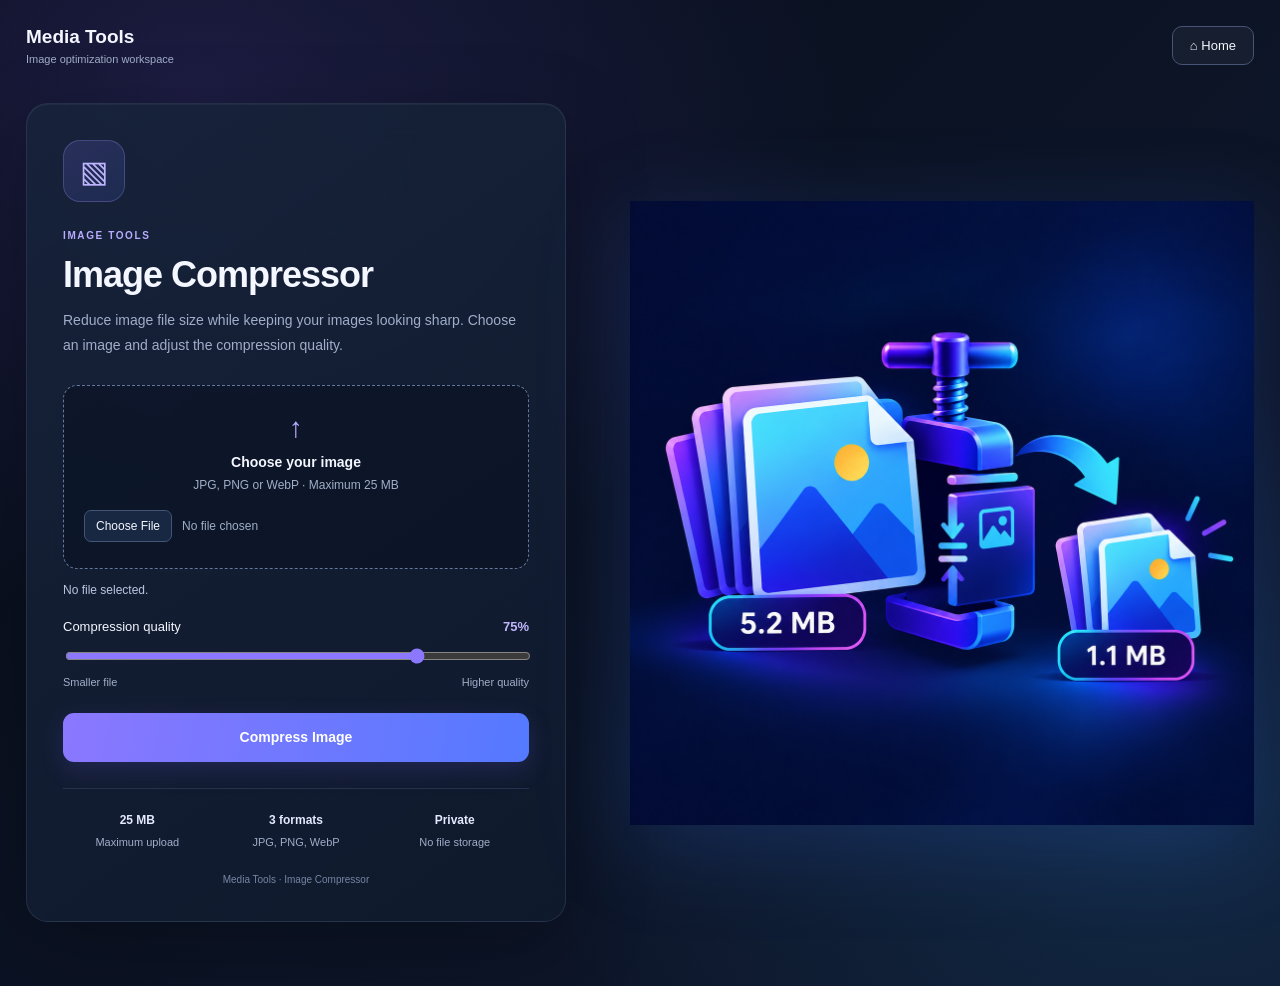
<file: image-compressor/templates/index.html>
<!doctype html>
<html lang="en">
  <head>
    <meta charset="utf-8" />
    <meta name="viewport" content="width=device-width, initial-scale=1" />
    <title>Image Compressor | Media Tools</title>

    <style>
      :root {
        --muted: #a0aec8;
        --purple: #8b78ff;
        --blue: #5479ff;
        --green: #37d6a4;
        --text: #f4f7ff;
      }

      * {
        box-sizing: border-box;
      }

      body {
        margin: 0;
        min-height: 100vh;
        padding: 26px;
        background:
          radial-gradient(ellipse at 15% 10%, #5141a944, transparent 42%),
          radial-gradient(ellipse at 90% 85%, #1a72a533, transparent 38%),
          linear-gradient(135deg, #080d19, #0c1426 55%, #10172d);
        color: var(--text);
        font-family: "Segoe UI", Arial, sans-serif;
      }

      .topbar {
        display: flex;
        justify-content: space-between;
        align-items: center;
        gap: 16px;
        width: min(100%, 1400px);
        margin: 0 auto;
      }

      .brand {
        font-size: 19px;
        font-weight: 750;
      }

      .brand small {
        display: block;
        margin-top: 5px;
        color: var(--muted);
        font-size: 11px;
        font-weight: 400;
      }

      .home-button {
        padding: 11px 17px;
        border: 1px solid #465575;
        border-radius: 10px;
        background: #ffffff0b;
        color: var(--text);
        text-decoration: none;
        font-size: 13px;
      }

      .home-button:hover {
        border-color: var(--purple);
        background: #8b78ff18;
      }

      .page {
        display: flex;
        align-items: center;
        justify-content: center;
        min-height: calc(100vh - 90px);
        padding: 38px 0;
      }

      .layout {
        display: grid;
        grid-template-columns: minmax(0, 540px) minmax(0, 1fr);
        align-items: center;
        gap: clamp(28px, 5vw, 70px);
        width: min(100%, 1400px);
        margin: auto;
      }

      .container {
        min-width: 0;
        padding: 36px;
        border: 1px solid #7183a033;
        border-radius: 22px;
        background: linear-gradient(145deg, #17243bdc, #101a2def);
        box-shadow:
          0 25px 80px #00000045,
          inset 0 1px 0 #ffffff0b;
        backdrop-filter: blur(18px);
      }

      .icon-box {
        display: grid;
        place-items: center;
        width: 62px;
        height: 62px;
        margin-bottom: 23px;
        border: 1px solid #a99bff40;
        border-radius: 17px;
        background: linear-gradient(145deg, #8b78ff2b, #5479ff20);
        color: #c0b6ff;
        font-size: 30px;
      }

      .eyebrow {
        display: inline-block;
        margin-bottom: 12px;
        color: #b8acff;
        font-size: 10px;
        font-weight: 750;
        letter-spacing: 1.6px;
      }

      h1 {
        margin: 0 0 12px;
        font-size: clamp(27px, 5vw, 36px);
        letter-spacing: -1px;
        line-height: 1.2;
      }

      .description {
        margin: 0 0 26px;
        color: var(--muted);
        font-size: 14px;
        line-height: 1.8;
      }

      .upload-area {
        display: block;
        padding: 26px 20px;
        border: 1px dashed #64769b;
        border-radius: 14px;
        background: #080f1e75;
        text-align: center;
        cursor: pointer;
      }

      .upload-area:hover {
        border-color: var(--purple);
        background: #8b78ff0d;
      }

      .upload-icon {
        display: block;
        margin-bottom: 10px;
        color: #b8acff;
        font-size: 28px;
      }

      .upload-title {
        display: block;
        font-size: 14px;
        font-weight: 700;
      }

      .upload-subtitle {
        margin-top: 8px;
        color: var(--muted);
        font-size: 12px;
      }

      input[type="file"] {
        display: block;
        width: 100%;
        margin-top: 18px;
        color: var(--muted);
        font-size: 12px;
      }

      input[type="file"]::file-selector-button {
        margin-right: 10px;
        padding: 8px 11px;
        border: 1px solid #435574;
        border-radius: 7px;
        background: #182742;
        color: var(--text);
        cursor: pointer;
      }

      .file-info {
        margin: 14px 0 20px;
        color: #b9c6df;
        font-size: 12px;
        overflow-wrap: anywhere;
      }

      .quality-header {
        display: flex;
        justify-content: space-between;
        gap: 12px;
        margin: 22px 0 12px;
        font-size: 13px;
      }

      .quality-header span:last-child {
        color: #c0b6ff;
        font-weight: 700;
      }

      input[type="range"] {
        width: 100%;
        accent-color: var(--purple);
        cursor: pointer;
      }

      .quality-labels {
        display: flex;
        justify-content: space-between;
        margin-top: 8px;
        color: var(--muted);
        font-size: 11px;
      }

      .convert-button {
        width: 100%;
        min-height: 49px;
        margin-top: 25px;
        padding: 14px 18px;
        border: 0;
        border-radius: 11px;
        background: linear-gradient(100deg, var(--purple), var(--blue));
        color: white;
        font-size: 14px;
        font-weight: 750;
        cursor: pointer;
        box-shadow: 0 8px 24px #6757e533;
      }

      .convert-button:hover:not(:disabled) {
        filter: brightness(1.12);
      }

      .convert-button:disabled {
        cursor: not-allowed;
        opacity: 0.65;
      }

      .status {
        display: none;
        margin-top: 17px;
        padding: 13px 14px;
        border: 1px solid transparent;
        border-radius: 10px;
        font-size: 12px;
        line-height: 1.6;
        overflow-wrap: anywhere;
      }

      .status.visible {
        display: block;
      }

      .status.error {
        border-color: #ff718533;
        background: #ff718511;
        color: #ff9cab;
      }

      .status.success {
        border-color: #37d6a433;
        background: #37d6a410;
        color: #67e5ba;
      }

      .features {
        display: grid;
        grid-template-columns: repeat(3, minmax(0, 1fr));
        gap: 10px;
        margin-top: 26px;
        padding-top: 22px;
        border-top: 1px solid #34435d99;
      }

      .feature {
        color: var(--muted);
        font-size: 11px;
        line-height: 1.6;
        text-align: center;
      }

      .feature strong {
        display: block;
        margin-bottom: 4px;
        color: #e4eaff;
        font-size: 12px;
      }

      .footer {
        margin-top: 23px;
        color: #7585a3;
        font-size: 10px;
        text-align: center;
      }

      /* Right-side image compressor illustration */
      .illustration {
        display: flex;
        align-items: center;
        justify-content: center;
        min-width: 0;
        width: 100%;
      }

      .illustration img {
        display: block;
        width: 100%;
        max-width: 650px;
        height: auto;
        object-fit: contain;
        filter: drop-shadow(0 20px 45px #356dff30);
      }

      @media (min-width: 901px) {
        .layout {
          grid-template-columns: minmax(0, 540px) minmax(0, 1fr);
        }

        .illustration {
          position: sticky;
          top: 30px;
        }
      }

      @media (max-width: 900px) {
        body {
          padding: 22px;
        }

        .layout {
          grid-template-columns: minmax(0, 540px);
          justify-content: center;
          gap: 30px;
        }

        .illustration img {
          max-width: 480px;
        }
      }

      @media (max-width: 520px) {
        body {
          padding: 18px;
        }

        .page {
          padding: 28px 0;
        }

        .container {
          padding: 25px 20px;
          border-radius: 17px;
        }

        .brand {
          font-size: 17px;
        }

        .features {
          gap: 6px;
        }
      }
    </style>
  </head>

  <body>
    <header class="topbar">
      <div class="brand">
        Media Tools
        <small>Image optimization workspace</small>
      </div>
      <a class="home-button" href="/">⌂ Home</a>
    </header>

    <main class="page">
      <div class="layout">
        <section class="container">
          <div class="icon-box" aria-hidden="true">▧</div>
          <span class="eyebrow">IMAGE TOOLS</span>
          <h1>Image Compressor</h1>

          <p class="description">
            Reduce image file size while keeping your images looking sharp.
            Choose an image and adjust the compression quality.
          </p>

          <form id="compressForm">
            <label class="upload-area" for="file">
              <span class="upload-icon" aria-hidden="true">↑</span>
              <span class="upload-title">Choose your image</span>
              <div class="upload-subtitle">
                JPG, PNG or WebP · Maximum 25 MB
              </div>
              <input
                id="file"
                name="file"
                type="file"
                accept=".jpg,.jpeg,.png,.webp,image/jpeg,image/png,image/webp"
                required
              />
            </label>

            <div class="file-info" id="fileInfo">No file selected.</div>

            <div class="quality-header">
              <label for="quality">Compression quality</label>
              <span id="qualityValue">75%</span>
            </div>

            <input
              id="quality"
              name="quality"
              type="range"
              min="10"
              max="95"
              value="75"
            />

            <div class="quality-labels">
              <span>Smaller file</span>
              <span>Higher quality</span>
            </div>

            <button type="submit" class="convert-button" id="convertButton">
              Compress Image
            </button>

            <div
              id="status"
              class="status"
              role="status"
              aria-live="polite"
            ></div>
          </form>

          <div class="features">
            <div class="feature"><strong>25 MB</strong>Maximum upload</div>
            <div class="feature"><strong>3 formats</strong>JPG, PNG, WebP</div>
            <div class="feature"><strong>Private</strong>No file storage</div>
          </div>

          <footer class="footer">Media Tools · Image Compressor</footer>
        </section>

        <aside class="illustration">
          <img
            src="/image-compressor/static/images/image-compressor.png"
            alt="Illustration showing image files being compressed to smaller sizes"
          />
        </aside>
      </div>
    </main>

    <script>
      const form = document.getElementById("compressForm");
      const fileInput = document.getElementById("file");
      const fileInfo = document.getElementById("fileInfo");
      const qualityInput = document.getElementById("quality");
      const qualityValue = document.getElementById("qualityValue");
      const convertButton = document.getElementById("convertButton");
      const statusBox = document.getElementById("status");

      function showStatus(message, type) {
        statusBox.textContent = message;
        statusBox.className = `status visible ${type}`;
      }

      qualityInput.addEventListener("input", () => {
        qualityValue.textContent = `${qualityInput.value}%`;
      });

      fileInput.addEventListener("change", () => {
        const file = fileInput.files[0];

        fileInfo.textContent = file
          ? `${file.name} (${(file.size / (1024 * 1024)).toFixed(2)} MB)`
          : "No file selected.";

        statusBox.className = "status";

        if (file && file.size > 25 * 1024 * 1024) {
          showStatus("The selected file exceeds 25 MB.", "error");
        }
      });

      form.addEventListener("submit", async (event) => {
        event.preventDefault();

        const file = fileInput.files[0];

        if (!file) {
          showStatus("Please select an image.", "error");
          return;
        }

        if (file.size > 25 * 1024 * 1024) {
          showStatus("The selected file exceeds 25 MB.", "error");
          return;
        }

        const allowedExtensions = /\.(jpe?g|png|webp)$/i;

        if (!allowedExtensions.test(file.name)) {
          showStatus("Only JPG, PNG and WebP images are supported.", "error");
          return;
        }

        const formData = new FormData();
        formData.append("file", file);
        formData.append("quality", qualityInput.value);

        convertButton.disabled = true;
        convertButton.textContent = "Compressing...";
        showStatus("Compressing your image. Please wait.", "success");

        try {
          const response = await fetch("/image-compressor/compress", {
            method: "POST",
            body: formData,
            credentials: "same-origin",
          });

          if (!response.ok) {
            let message = `Compression failed (HTTP ${response.status}).`;

            try {
              const data = await response.json();
              if (data.error) message = data.error;
            } catch (_) {}

            throw new Error(message);
          }

          const blob = await response.blob();

          if (!blob.size) {
            throw new Error("The compressed image is empty.");
          }

          const originalSize = Number(response.headers.get("X-Original-Size"));
          const compressedSize = Number(
            response.headers.get("X-Compressed-Size"),
          );
          const saved =
            originalSize > 0
              ? Math.max(
                  0,
                  ((originalSize - compressedSize) / originalSize) * 100,
                )
              : 0;

          const disposition = response.headers.get("Content-Disposition") || "";
          const match = disposition.match(/filename="?([^";]+)"?/i);
          const downloadName = match
            ? match[1]
            : file.name.replace(/\.[^.]+$/, "") + "-compressed";

          const url = URL.createObjectURL(blob);
          const link = document.createElement("a");
          link.href = url;
          link.download = downloadName;
          document.body.appendChild(link);
          link.click();
          link.remove();
          setTimeout(() => URL.revokeObjectURL(url), 1000);

          if (originalSize > 0 && compressedSize > 0) {
            const message =
              compressedSize < originalSize
                ? `Compression complete. Reduced file size by ${saved.toFixed(1)}%. Your download has started.`
                : "Image processed. This format was already optimized, so the file did not become smaller. Your download has started.";

            showStatus(message, "success");
          } else {
            showStatus(
              "Compression complete. Your download has started.",
              "success",
            );
          }
        } catch (error) {
          showStatus(
            error.message || "Compression failed. Please try again.",
            "error",
          );
        } finally {
          convertButton.disabled = false;
          convertButton.textContent = "Compress Image";
        }
      });
    </script>
  </body>
</html>
</file>
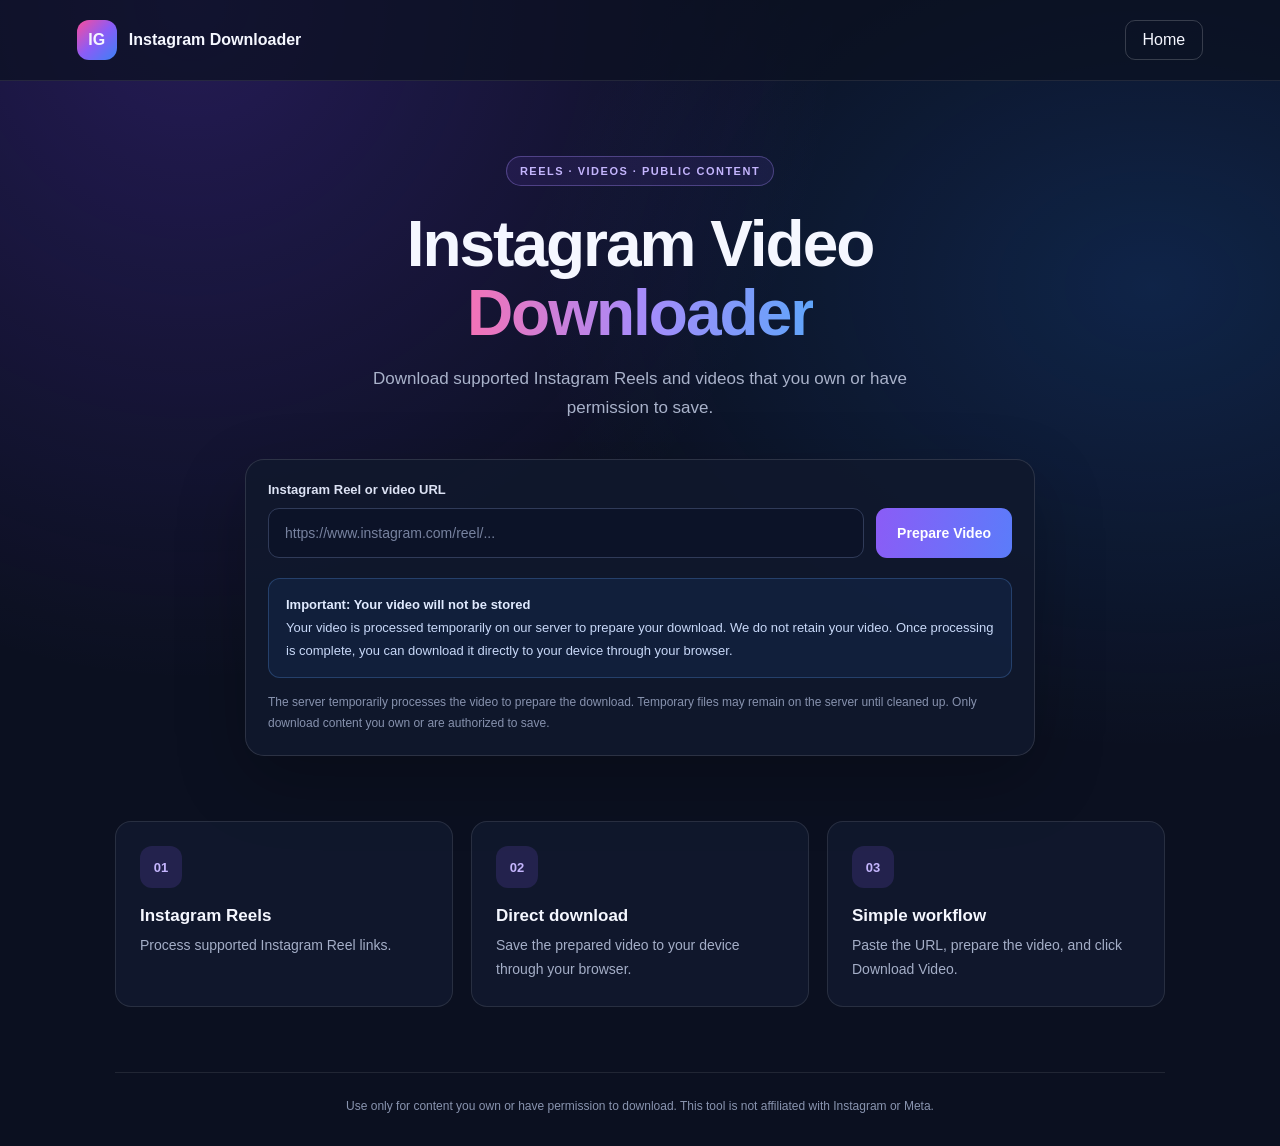
<file: instagram-downloader/templates/index.html>
<!doctype html>
<html lang="en">
  <head>
    <meta charset="UTF-8" />
    <meta name="viewport" content="width=device-width, initial-scale=1.0" />
    <title>Instagram Reels Downloader</title>

    <style>
      :root {
        font-family: Inter, "Segoe UI", Arial, sans-serif;
        color: #f5f7ff;
        background: #0b1020;
      }

      * {
        box-sizing: border-box;
      }

      body {
        margin: 0;
        min-height: 100vh;
        background:
          radial-gradient(
            ellipse at 15% 0%,
            rgba(117, 61, 255, 0.24),
            transparent 42%
          ),
          radial-gradient(
            ellipse at 90% 25%,
            rgba(35, 128, 255, 0.18),
            transparent 38%
          ),
          #0b1020;
      }

      a {
        color: inherit;
        text-decoration: none;
      }

      .topbar {
        display: flex;
        align-items: center;
        justify-content: space-between;
        padding: 20px 6%;
        border-bottom: 1px solid rgba(255, 255, 255, 0.09);
        background: rgba(11, 16, 32, 0.7);
      }

      .brand {
        display: flex;
        align-items: center;
        gap: 12px;
        font-weight: 750;
      }

      .brand-icon {
        display: grid;
        place-items: center;
        width: 40px;
        height: 40px;
        border-radius: 12px;
        background: linear-gradient(135deg, #fa4c9b, #8b5cf6, #3b82f6);
        font-weight: 900;
      }

      .home-button {
        padding: 10px 17px;
        border: 1px solid rgba(255, 255, 255, 0.18);
        border-radius: 10px;
      }

      .home-button:hover {
        background: rgba(255, 255, 255, 0.09);
      }

      .container {
        width: min(1050px, 90%);
        margin: 0 auto;
      }

      .hero {
        max-width: 790px;
        margin: 75px auto 65px;
        text-align: center;
      }

      .eyebrow {
        display: inline-block;
        padding: 8px 13px;
        border: 1px solid rgba(167, 139, 250, 0.35);
        border-radius: 999px;
        background: rgba(139, 92, 246, 0.1);
        color: #c4b5fd;
        font-size: 11px;
        font-weight: 800;
        letter-spacing: 1.5px;
      }

      h1 {
        margin: 24px 0 17px;
        font-size: clamp(38px, 6vw, 64px);
        line-height: 1.08;
        letter-spacing: -2px;
      }

      h1 span {
        background: linear-gradient(90deg, #f472b6, #a78bfa, #60a5fa);
        -webkit-background-clip: text;
        background-clip: text;
        color: transparent;
      }

      .subtitle {
        max-width: 610px;
        margin: 0 auto;
        color: #a9b2ca;
        font-size: 17px;
        line-height: 1.7;
      }

      .download-form {
        margin-top: 36px;
        padding: 22px;
        border: 1px solid rgba(255, 255, 255, 0.12);
        border-radius: 19px;
        background: rgba(17, 24, 45, 0.88);
        text-align: left;
        box-shadow: 0 24px 70px rgba(0, 0, 0, 0.24);
      }

      .download-form label {
        display: block;
        margin-bottom: 11px;
        color: #dce2f4;
        font-size: 13px;
        font-weight: 700;
      }

      .input-row {
        display: flex;
        gap: 12px;
      }

      .input-row input {
        flex: 1;
        min-width: 0;
        padding: 16px;
        border: 1px solid #303b59;
        border-radius: 11px;
        outline: none;
        background: #0c1328;
        color: #fff;
        font-size: 14px;
      }

      .input-row input:focus {
        border-color: #9b8cff;
        box-shadow: 0 0 0 3px rgba(139, 92, 246, 0.14);
      }

      .input-row input::placeholder {
        color: #77829f;
      }

      .input-row button,
      .download-link {
        display: inline-flex;
        align-items: center;
        justify-content: center;
        min-height: 48px;
        padding: 0 21px;
        border: 0;
        border-radius: 11px;
        background: linear-gradient(100deg, #8b5cf6, #5b7cfa);
        color: white;
        font-size: 14px;
        font-weight: 800;
        cursor: pointer;
      }

      .input-row button:disabled {
        cursor: wait;
        opacity: 0.65;
      }

      .download-link {
        margin-top: 12px;
        background: linear-gradient(100deg, #16a34a, #22c55e);
        color: #ffffff;
        text-decoration: none;
      }

      .download-link:hover {
        background: linear-gradient(100deg, #15803d, #16a34a);
      }

      [hidden] {
        display: none !important;
      }

      .status {
        margin-top: 17px;
        color: #b9c3dc;
        font-size: 14px;
        line-height: 1.6;
        overflow-wrap: anywhere;
      }

      .status.success {
        color: #86efac;
      }

      .status.error {
        color: #fda4af;
      }

      .download-note {
        margin-top: 20px;
        padding: 15px 17px;
        border: 1px solid rgba(96, 165, 250, 0.25);
        border-radius: 12px;
        background: rgba(59, 130, 246, 0.08);
        color: #c8d8f8;
        font-size: 13px;
        line-height: 1.75;
      }

      .download-note strong {
        color: #e0eaff;
      }

      .privacy-note {
        margin: 14px 0 0;
        color: #8792ae;
        font-size: 12px;
        line-height: 1.7;
      }

      .features {
        display: grid;
        grid-template-columns: repeat(3, minmax(0, 1fr));
        gap: 18px;
        margin-bottom: 65px;
      }

      .feature-card {
        padding: 24px;
        border: 1px solid rgba(255, 255, 255, 0.1);
        border-radius: 16px;
        background: rgba(19, 27, 49, 0.72);
      }

      .feature-icon {
        display: grid;
        place-items: center;
        width: 42px;
        height: 42px;
        border-radius: 12px;
        background: rgba(139, 92, 246, 0.16);
        color: #c4b5fd;
        font-size: 13px;
        font-weight: 900;
      }

      .feature-card h2 {
        margin: 18px 0 8px;
        font-size: 17px;
      }

      .feature-card p {
        margin: 0;
        color: #a4aec7;
        font-size: 14px;
        line-height: 1.7;
      }

      footer {
        padding: 23px 0 30px;
        border-top: 1px solid rgba(255, 255, 255, 0.09);
        color: #8994af;
        font-size: 12px;
        line-height: 1.7;
        text-align: center;
      }

      @media (max-width: 680px) {
        .topbar {
          padding: 16px 5%;
        }

        .brand {
          gap: 9px;
          font-size: 13px;
        }

        .hero {
          margin: 50px auto;
        }

        h1 {
          letter-spacing: -1px;
        }

        .download-form {
          padding: 16px;
        }

        .input-row {
          flex-direction: column;
        }

        .features {
          grid-template-columns: 1fr;
        }
      }
    </style>
  </head>

  <body>
    <header class="topbar">
      <a class="brand" href="/">
        <span class="brand-icon">IG</span>
        <span>Instagram Downloader</span>
      </a>
      <a class="home-button" href="/">Home</a>
    </header>

    <main class="container">
      <section class="hero">
        <div class="eyebrow">REELS · VIDEOS · PUBLIC CONTENT</div>

        <h1>Instagram Video<br /><span>Downloader</span></h1>

        <p class="subtitle">
          Download supported Instagram Reels and videos that you own or have
          permission to save.
        </p>

        <form id="download-form" class="download-form">
          <label for="video-url">Instagram Reel or video URL</label>

          <div class="input-row">
            <input
              id="video-url"
              name="url"
              type="url"
              placeholder="https://www.instagram.com/reel/..."
              required
              autocomplete="url"
            />
            <button id="download-button" type="submit">Prepare Video</button>
          </div>

          <div
            id="status"
            class="status"
            role="status"
            aria-live="polite"
          ></div>

          <a id="download-link" class="download-link" hidden>
            Download Video
          </a>

          <div class="download-note">
            <strong>Important: Your video will not be stored</strong><br />
            Your video is processed temporarily on our server to prepare your
            download. We do not retain your video. Once processing is complete,
            you can download it directly to your device through your browser.
          </div>

          <p class="privacy-note">
            The server temporarily processes the video to prepare the download.
            Temporary files may remain on the server until cleaned up. Only
            download content you own or are authorized to save.
          </p>
        </form>
      </section>

      <section class="features">
        <article class="feature-card">
          <div class="feature-icon">01</div>
          <h2>Instagram Reels</h2>
          <p>Process supported Instagram Reel links.</p>
        </article>

        <article class="feature-card">
          <div class="feature-icon">02</div>
          <h2>Direct download</h2>
          <p>Save the prepared video to your device through your browser.</p>
        </article>

        <article class="feature-card">
          <div class="feature-icon">03</div>
          <h2>Simple workflow</h2>
          <p>Paste the URL, prepare the video, and click Download Video.</p>
        </article>
      </section>

      <footer>
        Use only for content you own or have permission to download. This tool
        is not affiliated with Instagram or Meta.
      </footer>
    </main>

    <script>
      const form = document.getElementById("download-form");
      const urlInput = document.getElementById("video-url");
      const button = document.getElementById("download-button");
      const statusBox = document.getElementById("status");
      const downloadLink = document.getElementById("download-link");

      let currentObjectUrl = null;

      form.addEventListener("submit", async (event) => {
        event.preventDefault();

        const url = urlInput.value.trim();

        statusBox.textContent = "";
        statusBox.className = "status";
        downloadLink.hidden = true;
        downloadLink.removeAttribute("href");

        if (currentObjectUrl) {
          URL.revokeObjectURL(currentObjectUrl);
          currentObjectUrl = null;
        }

        button.disabled = true;
        button.textContent = "Processing...";
        statusBox.textContent = "Preparing your video. Please wait.";

        try {
          const response = await fetch("/instagram-downloader/download", {
            method: "POST",
            headers: { "Content-Type": "application/json" },
            body: JSON.stringify({ url }),
          });

          const contentType = response.headers.get("content-type") || "";

          if (!response.ok) {
            let message;

            if (contentType.includes("application/json")) {
              const result = await response.json();
              message = result.error;
            } else {
              message = await response.text();
            }

            throw new Error(message || "The video could not be downloaded.");
          }

          if (contentType.includes("application/json")) {
            const result = await response.json();
            throw new Error(
              result.error || "Instagram did not return a video file.",
            );
          }

          const blob = await response.blob();

          if (!blob.size) {
            throw new Error("Instagram returned an empty video file.");
          }

          currentObjectUrl = URL.createObjectURL(blob);

          downloadLink.href = currentObjectUrl;
          downloadLink.download = "instagram_video.mp4";
          downloadLink.hidden = false;

          statusBox.textContent =
            "Video prepared successfully. Click Download Video below to save it.";
          statusBox.classList.add("success");
        } catch (error) {
          statusBox.textContent =
            error.message ||
            "The video could not be prepared. It may be restricted or unavailable.";
          statusBox.classList.add("error");
        } finally {
          button.disabled = false;
          button.textContent = "Prepare Video";
        }
      });

      downloadLink.addEventListener("click", () => {
        statusBox.textContent =
          "Your browser is downloading the prepared video.";
        statusBox.className = "status success";
      });

      window.addEventListener("beforeunload", () => {
        if (currentObjectUrl) {
          URL.revokeObjectURL(currentObjectUrl);
        }
      });
    </script>
  </body>
</html>
</file>
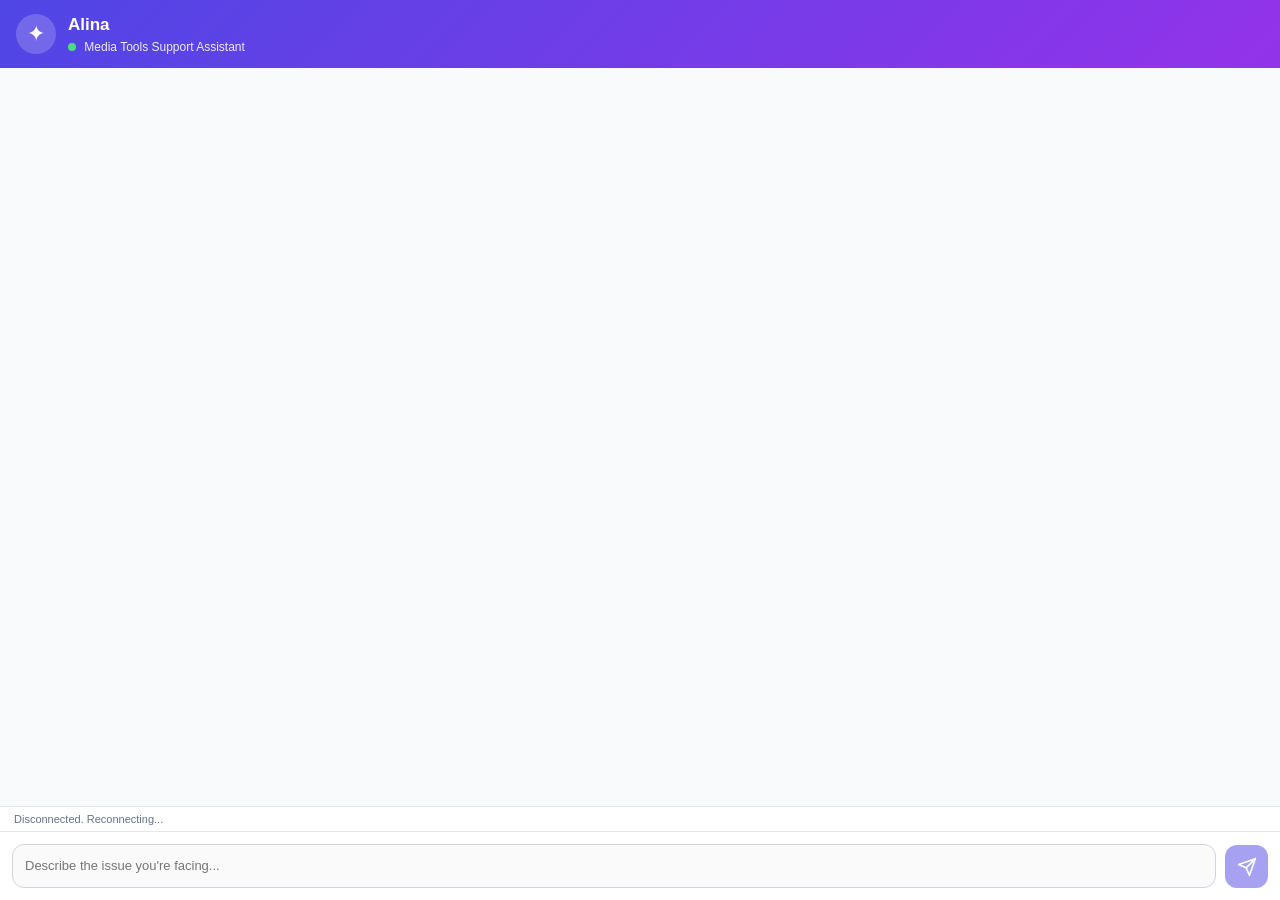
<file: micro-bot/static/index.html>
<!doctype html>
<html lang="en">
  <head>
    <meta charset="UTF-8" />
    <meta name="viewport" content="width=device-width, initial-scale=1" />
    <title>Alina | Media Tools Support</title>
    <style>
      * {
        box-sizing: border-box;
      }

      html,
      body {
        width: 100%;
        height: 100%;
        margin: 0;
        font-family: Arial, sans-serif;
        color: #202124;
        background: #fff;
      }

      body {
        display: flex;
        flex-direction: column;
        overflow: hidden;
      }

      .chat-header {
        display: flex;
        align-items: center;
        gap: 12px;
        padding: 14px 16px;
        color: #fff;
        background: linear-gradient(135deg, #4f46e5, #9333ea);
        flex-shrink: 0;
      }

      .bot-avatar {
        width: 40px;
        height: 40px;
        display: flex;
        align-items: center;
        justify-content: center;
        border-radius: 50%;
        background: #ffffff30;
        font-size: 22px;
      }

      .header-text {
        flex: 1;
        min-width: 0;
      }

      .header-text h1 {
        margin: 0;
        font-size: 17px;
      }

      .header-text p {
        margin: 5px 0 0;
        font-size: 12px;
        color: #ede9fe;
      }

      .online-indicator {
        display: inline-block;
        width: 8px;
        height: 8px;
        margin-right: 5px;
        border-radius: 50%;
        background: #4ade80;
      }

      .chat-messages {
        flex: 1;
        min-height: 0;
        padding: 16px 14px;
        overflow-y: auto;
        background: #f8fafc;
        scroll-behavior: smooth;
      }

      .message {
        display: flex;
        margin-bottom: 14px;
      }

      .message.user {
        justify-content: flex-end;
      }

      .message-content {
        max-width: 90%;
        padding: 11px 13px;
        border-radius: 13px;
        font-size: 13px;
        line-height: 1.55;
        overflow-wrap: anywhere;
        white-space: pre-wrap;
      }

      .message.bot .message-content {
        background: #fff;
        border: 1px solid #e5e7eb;
        border-bottom-left-radius: 4px;
        color: #374151;
      }

      .message.user .message-content {
        color: #fff;
        background: #4f46e5;
        border-bottom-right-radius: 4px;
      }

      .message-time {
        display: block;
        margin-top: 5px;
        font-size: 10px;
        opacity: 0.65;
      }

      .quick-questions {
        display: flex;
        flex-wrap: wrap;
        gap: 7px;
        margin-top: 11px;
      }

      .quick-question {
        padding: 8px 10px;
        border: 1px solid #c7d2fe;
        border-radius: 16px;
        background: #eef2ff;
        color: #4338ca;
        font-size: 11px;
        cursor: pointer;
        text-align: left;
      }

      .quick-question:hover {
        background: #e0e7ff;
      }

      .quick-question:disabled {
        opacity: 0.55;
        cursor: not-allowed;
      }

      .chat-status {
        padding: 6px 14px;
        color: #64748b;
        background: #fff;
        font-size: 11px;
        border-top: 1px solid #e5e7eb;
        flex-shrink: 0;
      }

      .chat-input-area {
        display: flex;
        align-items: flex-end;
        gap: 9px;
        padding: 12px;
        background: #fff;
        border-top: 1px solid #e5e7eb;
        flex-shrink: 0;
      }

      #question-input {
        flex: 1;
        min-width: 0;
        min-height: 42px;
        max-height: 110px;
        resize: none;
        padding: 12px;
        border: 1px solid #d1d5db;
        border-radius: 12px;
        outline: none;
        font-family: inherit;
        font-size: 13px;
        line-height: 1.4;
      }

      #question-input:focus {
        border-color: #6366f1;
        box-shadow: 0 0 0 3px #6366f11f;
      }

      #send-button {
        width: 43px;
        height: 43px;
        display: flex;
        align-items: center;
        justify-content: center;
        flex-shrink: 0;
        border: 0;
        border-radius: 12px;
        color: #fff;
        background: #4f46e5;
        cursor: pointer;
      }

      #send-button:hover {
        background: #4338ca;
      }

      #send-button:disabled {
        opacity: 0.5;
        cursor: not-allowed;
      }

      #send-button svg {
        width: 20px;
        height: 20px;
      }

      .typing-indicator {
        display: inline-flex;
        align-items: center;
        gap: 5px;
        min-width: 42px;
        min-height: 20px;
      }

      .typing-indicator span {
        display: block;
        width: 7px;
        height: 7px;
        border-radius: 50%;
        background: #818cf8;
        animation: typing-bounce 1.1s infinite ease-in-out;
      }

      .typing-indicator span:nth-child(2) {
        animation-delay: 0.15s;
      }

      .typing-indicator span:nth-child(3) {
        animation-delay: 0.3s;
      }

      .typing-label {
        margin-left: 5px;
        color: #6b7280;
        font-size: 11px;
      }

      @keyframes typing-bounce {
        0%,
        60%,
        100% {
          transform: translateY(0);
          opacity: 0.4;
        }

        30% {
          transform: translateY(-5px);
          opacity: 1;
        }
      }

      @media (prefers-reduced-motion: reduce) {
        .typing-indicator span {
          animation: none;
          opacity: 1;
        }
      }

      @media (max-width: 400px) {
        .chat-header {
          padding: 12px;
        }

        .chat-messages {
          padding: 12px 9px;
        }

        .message-content {
          max-width: 96%;
        }
      }
    </style>
  </head>

  <body>
    <header class="chat-header">
      <div class="bot-avatar" aria-hidden="true">✦</div>
      <div class="header-text">
        <h1>Alina</h1>
        <p>
          <span class="online-indicator"></span>
          Media Tools Support Assistant
        </p>
      </div>
    </header>

    <main class="chat-messages" id="chat-messages" aria-live="polite"></main>
    <div class="chat-status" id="chat-status">Connecting to Alina...</div>

    <form class="chat-input-area" id="chat-form">
      <textarea
        id="question-input"
        placeholder="Describe the issue you're facing..."
        rows="1"
        maxlength="2000"
        aria-label="Your answer"
        required
        disabled
      ></textarea>
      <button id="send-button" type="submit" aria-label="Send answer" disabled>
        <svg
          viewBox="0 0 24 24"
          fill="none"
          stroke="currentColor"
          stroke-width="2"
          stroke-linecap="round"
          stroke-linejoin="round"
          aria-hidden="true"
        >
          <path d="M22 2 11 13"></path>
          <path d="m22 2-7 20-4-9-9-4Z"></path>
        </svg>
      </button>
    </form>

    <script>
      const messages = document.getElementById("chat-messages");
      const form = document.getElementById("chat-form");
      const input = document.getElementById("question-input");
      const sendButton = document.getElementById("send-button");
      const status = document.getElementById("chat-status");

      let socket = null;
      let reconnectTimer = null;
      let manuallyClosed = false;
      let waitingForReply = false;
      let typingRow = null;
      let conversationStarted = false;
      let conversationEnded = false;
      let responseSequence = 0;
      let initialWelcomeReceived = false;
      let pendingMessages = Promise.resolve();

      function setStatus(text) {
        status.textContent = text;
      }

      function scrollToBottom() {
        messages.scrollTop = messages.scrollHeight;
      }

      function addMessage(text, sender) {
        const row = document.createElement("div");
        row.className = `message ${sender}`;

        const content = document.createElement("div");
        content.className = "message-content";

        const textElement = document.createElement("span");
        textElement.className = "response-text";
        textElement.textContent = text;
        content.appendChild(textElement);

        const time = document.createElement("span");
        time.className = "message-time";
        time.textContent = new Date().toLocaleTimeString([], {
          hour: "2-digit",
          minute: "2-digit",
        });

        content.appendChild(time);
        row.appendChild(content);
        messages.appendChild(row);
        scrollToBottom();

        return row;
      }

      function showTypingIndicator() {
        if (typingRow && typingRow.isConnected) return;

        typingRow = document.createElement("div");
        typingRow.className = "message bot";
        typingRow.id = "bot-typing";

        const content = document.createElement("div");
        content.className = "message-content";
        content.setAttribute("aria-label", "Alina is typing");

        const indicator = document.createElement("div");
        indicator.className = "typing-indicator";

        for (let i = 0; i < 3; i++) {
          indicator.appendChild(document.createElement("span"));
        }

        const label = document.createElement("span");
        label.className = "typing-label";
        label.textContent = "Alina is typing";

        content.appendChild(indicator);
        content.appendChild(label);
        typingRow.appendChild(content);
        messages.appendChild(typingRow);
        scrollToBottom();
      }

      function removeTypingIndicator() {
        if (typingRow) {
          typingRow.remove();
          typingRow = null;
        }
      }

      function wait(ms) {
        return new Promise((resolve) => setTimeout(resolve, ms));
      }

      async function typeBotResponse(text) {
        const sequence = ++responseSequence;

        removeTypingIndicator();

        const row = addMessage("", "bot");
        const textElement = row.querySelector(".response-text");

        for (const character of text) {
          if (sequence !== responseSequence) return;

          textElement.textContent += character;
          scrollToBottom();

          if (".!?".includes(character)) {
            await wait(100);
          } else {
            await wait(18);
          }
        }
      }

      function addServiceChoices(services) {
        const row = document.createElement("div");
        row.className = "message bot";

        const content = document.createElement("div");
        content.className = "message-content";
        content.textContent = "Select the affected service:";

        const choices = document.createElement("div");
        choices.className = "quick-questions";

        services.forEach((service) => {
          const button = document.createElement("button");
          button.type = "button";
          button.className = "quick-question";
          button.textContent = service;

          button.addEventListener("click", () => {
            if (
              !socket ||
              socket.readyState !== WebSocket.OPEN ||
              waitingForReply ||
              conversationEnded
            ) {
              return;
            }

            sendQuestion(service);
          });

          choices.appendChild(button);
        });

        content.appendChild(choices);
        row.appendChild(content);
        messages.appendChild(row);
        scrollToBottom();
      }

      function addOptionChoices(options) {
        const row = document.createElement("div");
        row.className = "message bot";

        const content = document.createElement("div");
        content.className = "message-content";
        content.textContent = "Choose an answer:";

        const choices = document.createElement("div");
        choices.className = "quick-questions";

        options.forEach((option) => {
          const button = document.createElement("button");
          button.type = "button";
          button.className = "quick-question";
          button.textContent = option;

          button.addEventListener("click", () => {
            if (
              !socket ||
              socket.readyState !== WebSocket.OPEN ||
              waitingForReply ||
              conversationEnded
            ) {
              return;
            }

            sendQuestion(option);
          });

          choices.appendChild(button);
        });

        content.appendChild(choices);
        row.appendChild(content);
        messages.appendChild(row);
        scrollToBottom();
      }

      function detectConversationEnd(text) {
        return (
          text.includes("The issue is still unresolved.") ||
          text.includes("Thank you for using Media Tools Support.")
        );
      }

      async function handleBotMessage(data) {
        const text = data.text || "";

        if (text) {
          await typeBotResponse(text);
        }

        if (data.type === "services" && Array.isArray(data.services)) {
          addServiceChoices(data.services);
        }

        if (data.type === "options" && Array.isArray(data.options)) {
          addOptionChoices(data.options);
        }

        if (detectConversationEnd(text)) {
          conversationEnded = true;
          waitingForReply = false;
          setStatus("Chat ended");
          input.disabled = true;
          sendButton.disabled = true;
          input.placeholder = "This conversation has ended.";
          removeTypingIndicator();

          if (socket && socket.readyState === WebSocket.OPEN) {
            socket.close(1000, "Conversation ended");
          }
        }
      }

      function connectWebSocket() {
        if (
          socket &&
          (socket.readyState === WebSocket.OPEN ||
            socket.readyState === WebSocket.CONNECTING)
        ) {
          return;
        }

        if (conversationEnded || manuallyClosed) return;

        const protocol = location.protocol === "https:" ? "wss:" : "ws:";
        const wsUrl = `${protocol}//${location.hostname}:5017/ws`;

        showTypingIndicator();
        setStatus("Connecting to Alina...");

        socket = new WebSocket(wsUrl);

        socket.addEventListener("open", () => {
          setStatus("Connected to Alina");
        });

        socket.addEventListener("message", (event) => {
          pendingMessages = pendingMessages
            .then(async () => {
              let data;

              try {
                data = JSON.parse(event.data);
              } catch {
                data = { type: "message", text: event.data };
              }

              const text = data.text || "";

              if (
                !initialWelcomeReceived &&
                text.includes("Welcome to Chat Desk")
              ) {
                initialWelcomeReceived = true;
                conversationStarted = true;

                await handleBotMessage({
                  type: "message",
                  text: "Hi, I'm Alina. Welcome to Chat Desk, how may I help you?",
                });

                waitingForReply = false;
                input.disabled = false;
                sendButton.disabled = false;
                input.placeholder = "Describe the issue you're facing...";
                input.focus();
                return;
              }

              // Ignore the initial service prompt from an older backend.
              // The correct backend sends the service prompt after the user
              // describes the problem.
              if (
                initialWelcomeReceived &&
                text === "Which microservice would you like help with?" &&
                messages.querySelector(".response-text") &&
                !messages.querySelector(".user")
              ) {
                removeTypingIndicator();
                return;
              }

              waitingForReply = false;
              input.disabled = true;
              sendButton.disabled = true;

              await handleBotMessage(data);

              if (
                !conversationEnded &&
                socket &&
                socket.readyState === WebSocket.OPEN
              ) {
                input.disabled = false;
                sendButton.disabled = false;
                input.focus();
              }
            })
            .catch((error) => {
              console.error("Alina message handling failed:", error);
              removeTypingIndicator();

              if (!conversationEnded) {
                input.disabled = false;
                sendButton.disabled = false;
                setStatus("Connected to Alina");
              }
            });
        });

        socket.addEventListener("error", () => {
          removeTypingIndicator();
          setStatus("Unable to connect to Alina");
          sendButton.disabled = true;
        });

        socket.addEventListener("close", () => {
          removeTypingIndicator();
          waitingForReply = false;

          if (conversationEnded || manuallyClosed) return;

          sendButton.disabled = true;
          input.disabled = true;

          setStatus("Disconnected. Reconnecting...");
          clearTimeout(reconnectTimer);
          reconnectTimer = setTimeout(connectWebSocket, 3000);
        });
      }

      function sendQuestion(question) {
        const text = question.trim();

        if (
          !text ||
          !socket ||
          socket.readyState !== WebSocket.OPEN ||
          waitingForReply ||
          conversationEnded
        ) {
          return;
        }

        addMessage(text, "user");

        waitingForReply = true;
        sendButton.disabled = true;
        input.disabled = true;

        showTypingIndicator();
        socket.send(JSON.stringify({ text }));

        input.value = "";
        input.style.height = "42px";
      }

      form.addEventListener("submit", (event) => {
        event.preventDefault();
        sendQuestion(input.value);
      });

      input.addEventListener("input", () => {
        input.style.height = "42px";
        input.style.height = `${Math.min(input.scrollHeight, 110)}px`;
      });

      input.addEventListener("keydown", (event) => {
        if (event.key === "Enter" && !event.shiftKey) {
          event.preventDefault();
          form.requestSubmit();
        }
      });

      window.addEventListener("beforeunload", () => {
        manuallyClosed = true;
        clearTimeout(reconnectTimer);

        if (socket) {
          socket.close();
        }
      });

      connectWebSocket();
    </script>
  </body>
</html>
</file>
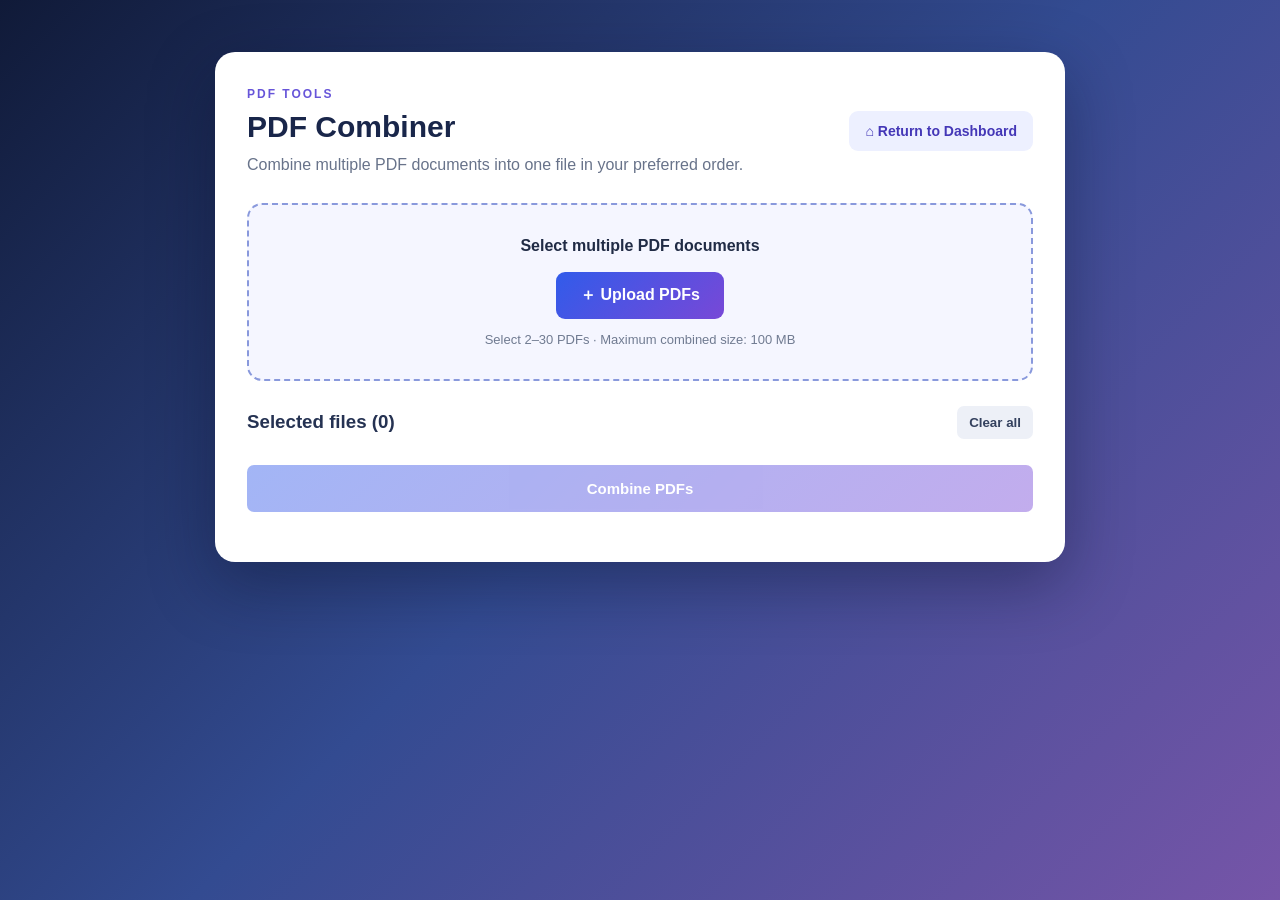
<file: pdf-combiner/templates/index.html>
<!DOCTYPE html>
<html lang="en">
  <head>
    <meta charset="UTF-8" />
    <meta name="viewport" content="width=device-width, initial-scale=1" />
    <title>PDF Combiner</title>
    <style>
      * {
        box-sizing: border-box;
      }
      body {
        margin: 0;
        min-height: 100vh;
        padding: 28px 18px;
        font-family: Arial, sans-serif;
        background: linear-gradient(135deg, #101a38, #334b91, #7655a8);
        color: #202b45;
      }
      .container {
        max-width: 850px;
        margin: 24px auto;
        background: #fff;
        padding: 32px;
        border-radius: 20px;
        box-shadow: 0 22px 65px #080d2760;
      }
      .header {
        display: flex;
        justify-content: space-between;
        align-items: center;
        gap: 16px;
        flex-wrap: wrap;
        margin-bottom: 25px;
      }
      .eyebrow {
        font-size: 12px;
        font-weight: bold;
        letter-spacing: 2px;
        color: #6755d9;
      }
      h1 {
        margin: 8px 0;
        font-size: 30px;
        color: #19264a;
      }
      .description {
        color: #68738a;
        line-height: 1.6;
        margin: 0;
      }
      .dashboard {
        display: inline-block;
        padding: 12px 16px;
        border-radius: 9px;
        background: #edf0ff;
        color: #4437b7;
        text-decoration: none;
        font-weight: bold;
        font-size: 14px;
      }
      .dashboard:hover {
        background: #dfe4ff;
      }
      .dropzone {
        margin-top: 25px;
        padding: 32px 16px;
        text-align: center;
        background: #f5f6ff;
        border: 2px dashed #8999dc;
        border-radius: 15px;
      }
      .upload {
        display: inline-block;
        margin-top: 17px;
        padding: 13px 24px;
        border-radius: 9px;
        background: linear-gradient(135deg, #315bea, #7848d7);
        color: #fff;
        font-weight: bold;
        cursor: pointer;
      }
      .upload:hover {
        filter: brightness(1.08);
      }
      input[type="file"] {
        display: none;
      }
      .hint {
        font-size: 13px;
        color: #707b91;
        margin-bottom: 0;
      }
      .file-heading {
        display: flex;
        justify-content: space-between;
        align-items: center;
        gap: 12px;
        margin-top: 25px;
      }
      h3 {
        margin: 0;
        color: #253252;
      }
      #fileList {
        list-style: none;
        padding: 0;
        margin: 14px 0;
      }
      #fileList li {
        display: flex;
        align-items: center;
        gap: 12px;
        padding: 13px;
        margin-bottom: 9px;
        border: 1px solid #e2e7f1;
        border-radius: 10px;
        background: #fff;
      }
      .file-icon {
        flex-shrink: 0;
        background: #fff0f0;
        color: #c43c4a;
        padding: 9px;
        border-radius: 8px;
        font-weight: bold;
        font-size: 12px;
      }
      .file-info {
        min-width: 0;
        flex: 1;
      }
      .file-name {
        font-weight: bold;
        overflow-wrap: anywhere;
        color: #283653;
      }
      .file-size {
        font-size: 12px;
        color: #7a8498;
        margin-top: 5px;
      }
      .actions {
        display: flex;
        gap: 5px;
        flex-shrink: 0;
      }
      button {
        padding: 9px 12px;
        border: 0;
        border-radius: 7px;
        cursor: pointer;
        font-weight: bold;
      }
      button:disabled {
        opacity: 0.45;
        cursor: not-allowed;
      }
      .secondary {
        background: #edf0f7;
        color: #34415e;
      }
      .remove {
        background: #fff0f0;
        color: #b42332;
      }
      .primary {
        width: 100%;
        margin-top: 12px;
        padding: 15px;
        background: linear-gradient(135deg, #315bea, #7848d7);
        color: white;
        font-size: 15px;
      }
      #status {
        margin-top: 18px;
        line-height: 1.5;
        overflow-wrap: anywhere;
        color: #43516c;
      }
      @media (max-width: 600px) {
        .container {
          padding: 20px;
          margin: 5px auto;
        }
        .header {
          align-items: flex-start;
        }
        h1 {
          font-size: 25px;
        }
        #fileList li {
          flex-wrap: wrap;
        }
        .actions {
          margin-left: auto;
        }
      }
    </style>
  </head>
  <body>
    <main class="container">
      <header class="header">
        <div>
          <span class="eyebrow">PDF TOOLS</span>
          <h1>PDF Combiner</h1>
          <p class="description">
            Combine multiple PDF documents into one file in your preferred
            order.
          </p>
        </div>
        <a class="dashboard" href="/">⌂ Return to Dashboard</a>
      </header>

      <div class="dropzone">
        <strong>Select multiple PDF documents</strong><br />
        <label class="upload" for="fileInput">＋ Upload PDFs</label>
        <input
          id="fileInput"
          type="file"
          accept=".pdf,application/pdf"
          multiple
        />
        <p class="hint">Select 2–30 PDFs · Maximum combined size: 100 MB</p>
      </div>

      <div class="file-heading">
        <h3 id="fileCount">Selected files (0)</h3>
        <button type="button" id="clearButton" class="secondary">
          Clear all
        </button>
      </div>
      <ul id="fileList"></ul>
      <button type="button" id="mergeButton" class="primary" disabled>
        Combine PDFs
      </button>
      <div id="status" role="status" aria-live="polite"></div>
    </main>

    <script>
      const input = document.getElementById("fileInput");
      const fileList = document.getElementById("fileList");
      const fileCount = document.getElementById("fileCount");
      const mergeButton = document.getElementById("mergeButton");
      const clearButton = document.getElementById("clearButton");
      const status = document.getElementById("status");
      let selectedFiles = [];

      function sizeText(bytes) {
        return bytes < 1048576
          ? (bytes / 1024).toFixed(1) + " KB"
          : (bytes / 1048576).toFixed(2) + " MB";
      }
      function renderFiles() {
        fileList.replaceChildren();
        fileCount.textContent = `Selected files (${selectedFiles.length})`;
        mergeButton.disabled = selectedFiles.length < 2;
        selectedFiles.forEach((file, index) => {
          const li = document.createElement("li");
          const icon = document.createElement("span");
          icon.className = "file-icon";
          icon.textContent = "PDF";
          const info = document.createElement("div");
          info.className = "file-info";
          const name = document.createElement("div");
          name.className = "file-name";
          name.textContent = `${index + 1}. ${file.name}`;
          const size = document.createElement("div");
          size.className = "file-size";
          size.textContent = sizeText(file.size);
          info.append(name, size);
          const actions = document.createElement("div");
          actions.className = "actions";
          [
            ["↑", -1],
            ["↓", 1],
          ].forEach(([label, offset]) => {
            const b = document.createElement("button");
            b.type = "button";
            b.className = "secondary";
            b.textContent = label;
            b.disabled =
              index + offset < 0 || index + offset >= selectedFiles.length;
            b.setAttribute(
              "aria-label",
              label === "↑" ? "Move up" : "Move down",
            );
            b.onclick = () => {
              const target = index + offset;
              [selectedFiles[index], selectedFiles[target]] = [
                selectedFiles[target],
                selectedFiles[index],
              ];
              renderFiles();
            };
            actions.appendChild(b);
          });
          const remove = document.createElement("button");
          remove.type = "button";
          remove.className = "remove";
          remove.textContent = "Remove";
          remove.onclick = () => {
            selectedFiles.splice(index, 1);
            renderFiles();
          };
          actions.appendChild(remove);
          li.append(icon, info, actions);
          fileList.appendChild(li);
        });
      }
      input.addEventListener("change", () => {
        const incoming = Array.from(input.files);
        const invalid = incoming.find(
          (f) => !f.name.toLowerCase().endsWith(".pdf"),
        );
        if (invalid) {
          status.textContent = `${invalid.name} is not a PDF file.`;
          input.value = "";
          return;
        }
        for (const file of incoming) {
          if (
            !selectedFiles.some(
              (f) =>
                f.name === file.name &&
                f.size === file.size &&
                f.lastModified === file.lastModified,
            )
          )
            selectedFiles.push(file);
        }
        if (selectedFiles.length > 30) {
          selectedFiles = selectedFiles.slice(0, 30);
          status.textContent = "Maximum 30 PDF files allowed.";
        } else status.textContent = "";
        input.value = "";
        renderFiles();
      });
      clearButton.addEventListener("click", () => {
        selectedFiles = [];
        status.textContent = "";
        renderFiles();
      });
      mergeButton.addEventListener("click", async () => {
        if (selectedFiles.length < 2) return;
        if (
          selectedFiles.reduce((sum, f) => sum + f.size, 0) >
          100 * 1024 * 1024
        ) {
          status.textContent = "Combined upload exceeds the 100 MB limit.";
          return;
        }
        const formData = new FormData();
        selectedFiles.forEach((f) => formData.append("files", f));
        mergeButton.disabled = true;
        status.textContent = "Combining PDFs. Please wait...";
        try {
          const response = await fetch("/merge/", {
            method: "POST",
            body: formData,
          });
          if (!response.ok) {
            let message = "PDF combination failed.";
            try {
              const result = await response.json();
              message = result.error || message;
            } catch (_) {}
            throw new Error(message);
          }
          const blob = await response.blob();
          const url = URL.createObjectURL(blob);
          const link = document.createElement("a");
          link.href = url;
          link.download = "combined.pdf";
          document.body.appendChild(link);
          link.click();
          link.remove();
          setTimeout(() => URL.revokeObjectURL(url), 1000);
          status.textContent = "PDFs combined successfully. Download started.";
        } catch (error) {
          status.textContent =
            error.message || "Unable to reach the PDF Combiner.";
        } finally {
          mergeButton.disabled = selectedFiles.length < 2;
        }
      });
      renderFiles();
    </script>
  </body>
</html>
</file>
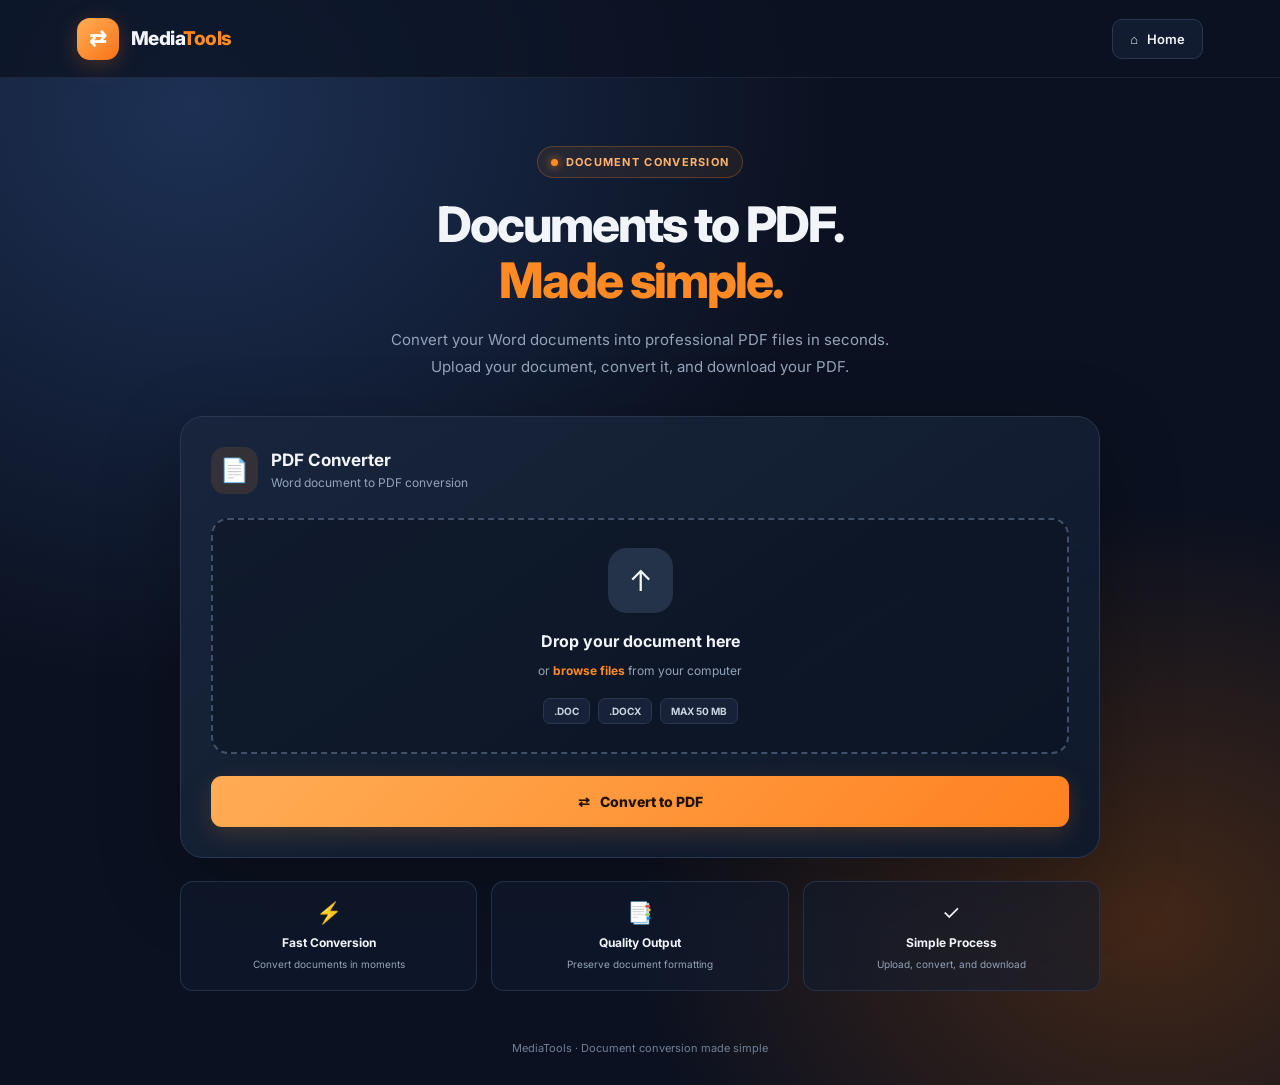
<file: pdf-converter/templates/index.html>
<!DOCTYPE html>
<html lang="en">
<head>
    <meta charset="UTF-8">
    <meta name="viewport" content="width=device-width, initial-scale=1.0">
    <title>PDF Converter | Media Tools</title>

    <link rel="preconnect" href="https://fonts.googleapis.com">
    <link href="https://fonts.googleapis.com/css2?family=Inter:wght@400;500;600;700;800&display=swap" rel="stylesheet">

    <style>
        :root {
            --bg: #0b1120;
            --panel: #121c30;
            --panel-light: #18253c;
            --border: #293750;
            --text: #f1f5f9;
            --muted: #94a3b8;
            --orange: #ff8a24;
            --orange-hover: #ff7410;
            --green: #34d399;
            --red: #fb7185;
        }

        * {
            box-sizing: border-box;
            margin: 0;
            padding: 0;
        }

        body {
            min-height: 100vh;
            font-family: 'Inter', sans-serif;
            background:
                radial-gradient(ellipse at 15% 10%, #1d3155 0, transparent 42%),
                radial-gradient(ellipse at 90% 85%, #422717 0, transparent 32%),
                var(--bg);
            color: var(--text);
        }

        .navbar {
            height: 78px;
            padding: 0 6%;
            display: flex;
            align-items: center;
            justify-content: space-between;
            border-bottom: 1px solid rgba(148, 163, 184, .13);
            background: rgba(11, 17, 32, .72);
        }

        .brand {
            display: flex;
            align-items: center;
            gap: 12px;
            font-size: 19px;
            font-weight: 800;
            letter-spacing: -.5px;
        }

        .brand-icon {
            display: grid;
            place-items: center;
            width: 42px;
            height: 42px;
            border-radius: 13px;
            color: #fff;
            background: linear-gradient(135deg, #ffad55, #f97316);
            box-shadow: 0 5px 22px rgba(249, 115, 22, .25);
            font-size: 21px;
        }

        .brand span span {
            color: var(--orange);
        }

        .home-btn {
            display: inline-flex;
            align-items: center;
            gap: 9px;
            padding: 11px 17px;
            border: 1px solid var(--border);
            border-radius: 10px;
            color: var(--text);
            text-decoration: none;
            font-size: 13px;
            font-weight: 600;
            background: var(--panel);
            transition: .2s ease;
        }

        .home-btn:hover {
            border-color: var(--orange);
            color: var(--orange);
            transform: translateY(-1px);
        }

        main {
            width: min(100% - 32px, 920px);
            margin: 68px auto 50px;
        }

        .heading {
            text-align: center;
            margin-bottom: 36px;
        }

        .eyebrow {
            display: inline-flex;
            align-items: center;
            gap: 8px;
            padding: 8px 13px;
            margin-bottom: 19px;
            border: 1px solid rgba(255, 138, 36, .25);
            border-radius: 100px;
            color: #ffb46e;
            background: rgba(255, 138, 36, .08);
            font-size: 11px;
            font-weight: 700;
            letter-spacing: 1.3px;
            text-transform: uppercase;
        }

        .eyebrow-dot {
            width: 7px;
            height: 7px;
            background: var(--orange);
            border-radius: 50%;
            box-shadow: 0 0 10px var(--orange);
        }

        h1 {
            margin-bottom: 16px;
            font-size: clamp(32px, 5vw, 49px);
            line-height: 1.15;
            letter-spacing: -2px;
            font-weight: 800;
        }

        h1 .accent {
            color: var(--orange);
        }

        .subtitle {
            max-width: 550px;
            margin: auto;
            color: var(--muted);
            font-size: 15px;
            line-height: 1.8;
        }

        .converter-card {
            padding: 30px;
            border: 1px solid var(--border);
            border-radius: 23px;
            background: linear-gradient(145deg, rgba(24, 37, 60, .96), rgba(15, 25, 43, .98));
            box-shadow: 0 25px 80px rgba(0, 0, 0, .27);
        }

        .card-heading {
            display: flex;
            align-items: center;
            gap: 13px;
            margin-bottom: 24px;
        }

        .document-icon {
            display: grid;
            place-items: center;
            width: 47px;
            height: 47px;
            border-radius: 14px;
            background: rgba(255, 138, 36, .12);
            font-size: 23px;
        }

        .card-heading h2 {
            font-size: 17px;
            font-weight: 700;
            margin-bottom: 5px;
        }

        .card-heading p {
            color: var(--muted);
            font-size: 12px;
        }

        .dropzone {
            min-height: 225px;
            padding: 28px 18px;
            display: flex;
            flex-direction: column;
            align-items: center;
            justify-content: center;
            text-align: center;
            border: 2px dashed #40506a;
            border-radius: 17px;
            background: rgba(8, 15, 28, .42);
            cursor: pointer;
            transition: .25s ease;
        }

        .dropzone:hover,
        .dropzone.dragover {
            border-color: var(--orange);
            background: rgba(255, 138, 36, .055);
        }

        .upload-icon {
            display: grid;
            place-items: center;
            width: 65px;
            height: 65px;
            margin-bottom: 18px;
            border-radius: 19px;
            background: #25334a;
            font-size: 29px;
        }

        .dropzone h3 {
            margin-bottom: 9px;
            font-size: 16px;
            font-weight: 700;
        }

        .dropzone p {
            color: var(--muted);
            font-size: 12px;
            line-height: 1.8;
        }

        .browse-text {
            color: var(--orange);
            font-weight: 700;
        }

        .file-types {
            margin-top: 17px;
            display: flex;
            flex-wrap: wrap;
            justify-content: center;
            gap: 8px;
        }

        .file-type {
            padding: 6px 10px;
            border: 1px solid var(--border);
            border-radius: 7px;
            color: #cbd5e1;
            background: #172238;
            font-size: 10px;
            font-weight: 700;
        }

        #file-input {
            display: none;
        }

        .file-info {
            display: none;
            align-items: center;
            gap: 13px;
            margin-top: 18px;
            padding: 15px;
            border: 1px solid #35445b;
            border-radius: 12px;
            background: rgba(8, 15, 28, .42);
        }

        .file-info.visible {
            display: flex;
        }

        .file-badge {
            display: grid;
            place-items: center;
            width: 43px;
            height: 43px;
            flex-shrink: 0;
            border-radius: 10px;
            color: #ffb46e;
            background: rgba(255, 138, 36, .13);
            font-size: 11px;
            font-weight: 800;
        }

        .file-details {
            flex: 1;
            min-width: 0;
        }

        .file-name {
            overflow: hidden;
            color: var(--text);
            font-size: 13px;
            font-weight: 600;
            text-overflow: ellipsis;
            white-space: nowrap;
        }

        .file-size {
            margin-top: 5px;
            color: var(--muted);
            font-size: 11px;
        }

        .remove-file {
            width: 33px;
            height: 33px;
            border: 1px solid var(--border);
            border-radius: 9px;
            color: #cbd5e1;
            background: transparent;
            cursor: pointer;
            font-size: 18px;
        }

        .remove-file:hover {
            color: var(--red);
            border-color: var(--red);
        }

        .action-btn {
            width: 100%;
            min-height: 51px;
            display: flex;
            align-items: center;
            justify-content: center;
            gap: 10px;
            margin-top: 22px;
            padding: 14px 20px;
            border: none;
            border-radius: 11px;
            color: #211204;
            background: linear-gradient(135deg, #ffad55, #ff8120);
            box-shadow: 0 7px 24px rgba(255, 138, 36, .18);
            font-family: inherit;
            font-size: 14px;
            font-weight: 800;
            cursor: pointer;
            transition: .2s ease;
        }

        .action-btn:hover:not(:disabled) {
            background: linear-gradient(135deg, #ffb96f, #ff7410);
            box-shadow: 0 10px 30px rgba(255, 138, 36, .3);
            transform: translateY(-1px);
        }

        .action-btn:disabled {
            opacity: .65;
            cursor: not-allowed;
            transform: none;
        }

        .action-btn.secondary {
            display: none;
            margin-top: 12px;
            color: #211204;
            background: linear-gradient(135deg, #ffad55, #ff8120);
        }

        .action-btn.secondary.visible {
            display: flex;
        }

        .spinner {
            width: 17px;
            height: 17px;
            border: 2px solid rgba(33, 18, 4, .28);
            border-top-color: #211204;
            border-radius: 50%;
            animation: spin .7s linear infinite;
        }

        @keyframes spin {
            to { transform: rotate(360deg); }
        }

        .progress-section {
            display: none;
            margin-top: 23px;
        }

        .progress-section.visible {
            display: block;
        }

        .progress-labels {
            display: flex;
            justify-content: space-between;
            gap: 10px;
            margin-bottom: 10px;
            color: #cbd5e1;
            font-size: 12px;
        }

        #progress-percent {
            color: var(--orange);
            font-weight: 800;
        }

        .progress-track {
            height: 7px;
            overflow: hidden;
            border-radius: 100px;
            background: #293750;
        }

        .progress-fill {
            width: 0;
            height: 100%;
            border-radius: inherit;
            background: linear-gradient(90deg, #ffad55, #ff7410);
            transition: width .25s ease;
        }

        .message {
            display: none;
            margin-top: 18px;
            padding: 13px 15px;
            border-radius: 10px;
            font-size: 12px;
            line-height: 1.7;
            overflow-wrap: anywhere;
        }

        .message.visible {
            display: block;
        }

        .message.success {
            border: 1px solid rgba(52, 211, 153, .25);
            color: #6ee7b7;
            background: rgba(52, 211, 153, .07);
        }

        .message.error {
            border: 1px solid rgba(251, 113, 133, .25);
            color: #fda4af;
            background: rgba(251, 113, 133, .07);
        }

        .features {
            display: grid;
            grid-template-columns: repeat(3, 1fr);
            gap: 14px;
            margin-top: 23px;
        }

        .feature {
            padding: 18px 12px;
            text-align: center;
            border: 1px solid rgba(41, 55, 80, .8);
            border-radius: 13px;
            background: rgba(18, 28, 48, .55);
        }

        .feature-icon {
            margin-bottom: 10px;
            font-size: 21px;
        }

        .feature h3 {
            margin-bottom: 6px;
            font-size: 12px;
            font-weight: 700;
        }

        .feature p {
            color: var(--muted);
            font-size: 10px;
            line-height: 1.6;
        }

        footer {
            padding: 0 20px 30px;
            text-align: center;
            color: #718096;
            font-size: 11px;
        }

        @media (max-width: 600px) {
            .navbar {
                height: 68px;
                padding: 0 18px;
            }

            .brand {
                font-size: 15px;
            }

            .brand-icon {
                width: 36px;
                height: 36px;
            }

            .home-btn {
                padding: 9px 11px;
                font-size: 12px;
            }

            main {
                margin-top: 43px;
            }

            .heading {
                margin-bottom: 27px;
            }

            h1 {
                letter-spacing: -1.2px;
            }

            .subtitle {
                font-size: 13px;
            }

            .converter-card {
                padding: 19px;
                border-radius: 18px;
            }

            .dropzone {
                min-height: 205px;
            }

            .features {
                gap: 8px;
            }

            .feature {
                padding: 14px 7px;
            }

            .feature h3 {
                font-size: 11px;
            }

            .feature p {
                font-size: 9px;
            }
        }
    </style>
</head>

<body>
    <header class="navbar">
        <div class="brand">
            <div class="brand-icon">⇄</div>
            <span>Media<span>Tools</span></span>
        </div>

        <a class="home-btn" href="/" aria-label="Go to home">
            <span>⌂</span> Home
        </a>
    </header>

    <main>
        <section class="heading">
            <div class="eyebrow">
                <span class="eyebrow-dot"></span>
                Document conversion
            </div>

            <h1>Documents to PDF.<br><span class="accent">Made simple.</span></h1>

            <p class="subtitle">
                Convert your Word documents into professional PDF files in seconds.
                Upload your document, convert it, and download your PDF.
            </p>
        </section>

        <section class="converter-card">
            <div class="card-heading">
                <div class="document-icon">📄</div>
                <div>
                    <h2>PDF Converter</h2>
                    <p>Word document to PDF conversion</p>
                </div>
            </div>

            <form id="converter-form">
                <label class="dropzone" id="dropzone" for="file-input">
                    <div class="upload-icon">↑</div>
                    <h3 id="drop-title">Drop your document here</h3>
                    <p>
                        or <span class="browse-text">browse files</span> from your computer
                    </p>

                    <div class="file-types">
                        <span class="file-type">.DOC</span>
                        <span class="file-type">.DOCX</span>
                        <span class="file-type">MAX 50 MB</span>
                    </div>
                </label>

                <input
                    type="file"
                    id="file-input"
                    name="file"
                    accept=".doc,.docx,application/msword,application/vnd.openxmlformats-officedocument.wordprocessingml.document"
                >

                <div class="file-info" id="file-info">
                    <div class="file-badge" id="file-badge">DOCX</div>
                    <div class="file-details">
                        <div class="file-name" id="file-name"></div>
                        <div class="file-size" id="file-size"></div>
                    </div>
                    <button type="button" class="remove-file" id="remove-file" aria-label="Remove file">×</button>
                </div>

                <button type="submit" class="action-btn" id="convert-btn">
                    <span>⇄</span>
                    <span id="convert-btn-text">Convert to PDF</span>
                </button>

                <div class="progress-section" id="progress-section">
                    <div class="progress-labels">
                        <span id="progress-text">Preparing your document...</span>
                        <span id="progress-percent">0%</span>
                    </div>
                    <div class="progress-track">
                        <div class="progress-fill" id="progress-fill"></div>
                    </div>
                </div>

                <div class="message" id="message" role="status" aria-live="polite"></div>

                <button type="button" class="action-btn secondary" id="download-btn">
                    <span>↓</span>
                    Download PDF
                </button>
            </form>
        </section>

        <section class="features">
            <div class="feature">
                <div class="feature-icon">⚡</div>
                <h3>Fast Conversion</h3>
                <p>Convert documents in moments</p>
            </div>

            <div class="feature">
                <div class="feature-icon">📑</div>
                <h3>Quality Output</h3>
                <p>Preserve document formatting</p>
            </div>

            <div class="feature">
                <div class="feature-icon">✓</div>
                <h3>Simple Process</h3>
                <p>Upload, convert, and download</p>
            </div>
        </section>
    </main>

    <footer>
        MediaTools · Document conversion made simple
    </footer>

    <script>
        const form = document.getElementById("converter-form");
        const input = document.getElementById("file-input");
        const dropzone = document.getElementById("dropzone");
        const fileInfo = document.getElementById("file-info");
        const fileName = document.getElementById("file-name");
        const fileSize = document.getElementById("file-size");
        const fileBadge = document.getElementById("file-badge");
        const removeBtn = document.getElementById("remove-file");
        const convertBtn = document.getElementById("convert-btn");
        const convertBtnText = document.getElementById("convert-btn-text");
        const downloadBtn = document.getElementById("download-btn");
        const progressSection = document.getElementById("progress-section");
        const progressFill = document.getElementById("progress-fill");
        const progressPercent = document.getElementById("progress-percent");
        const progressText = document.getElementById("progress-text");
        const message = document.getElementById("message");

        let selectedFile = null;
        let convertedBlob = null;
        let downloadName = "converted.pdf";
        let progressTimer = null;

        function formatSize(bytes) {
            if (bytes < 1024) return bytes + " B";
            if (bytes < 1024 * 1024) return (bytes / 1024).toFixed(1) + " KB";
            return (bytes / (1024 * 1024)).toFixed(2) + " MB";
        }

        function showMessage(text, type) {
            message.textContent = text;
            message.className = "message visible " + type;
        }

        function clearMessage() {
            message.textContent = "";
            message.className = "message";
        }

        function setProgress(value, text) {
            const percent = Math.min(100, Math.max(0, value));
            progressFill.style.width = percent + "%";
            progressPercent.textContent = percent + "%";
            if (text) progressText.textContent = text;
        }

        function resetProgress() {
            clearInterval(progressTimer);
            progressTimer = null;
            progressSection.classList.remove("visible");
            setProgress(0, "Preparing your document...");
        }

        function resetOutput() {
            convertedBlob = null;
            downloadBtn.classList.remove("visible");
            clearMessage();
            resetProgress();
        }

        function selectFile(file) {
            resetOutput();

            if (!file) return;

            const extension = file.name.split(".").pop().toLowerCase();

            if (!["doc", "docx"].includes(extension)) {
                showMessage("Please select a Word document (.doc or .docx).", "error");
                return;
            }

            if (file.size > 50 * 1024 * 1024) {
                showMessage("The maximum supported file size is 50 MB.", "error");
                return;
            }

            if (file.size === 0) {
                showMessage("The selected file is empty. Please choose another document.", "error");
                return;
            }

            selectedFile = file;
            input.value = "";

            fileName.textContent = file.name;
            fileSize.textContent = formatSize(file.size);
            fileBadge.textContent = extension.toUpperCase();
            fileInfo.classList.add("visible");
            document.getElementById("drop-title").textContent = "Document selected";
        }

        input.addEventListener("change", () => {
            if (input.files.length) selectFile(input.files[0]);
        });

        ["dragenter", "dragover"].forEach(eventName => {
            dropzone.addEventListener(eventName, event => {
                event.preventDefault();
                dropzone.classList.add("dragover");
            });
        });

        ["dragleave", "drop"].forEach(eventName => {
            dropzone.addEventListener(eventName, event => {
                event.preventDefault();
                dropzone.classList.remove("dragover");
            });
        });

        dropzone.addEventListener("drop", event => {
            const file = event.dataTransfer.files[0];
            if (file) selectFile(file);
        });

        removeBtn.addEventListener("click", () => {
            selectedFile = null;
            fileInfo.classList.remove("visible");
            document.getElementById("drop-title").textContent = "Drop your document here";
            input.value = "";
            resetOutput();
        });

        form.addEventListener("submit", async event => {
            event.preventDefault();

            if (!selectedFile) {
                showMessage("Please choose a Word document before converting.", "error");
                return;
            }

            resetOutput();
            convertBtn.disabled = true;
            convertBtn.innerHTML = '<span class="spinner"></span><span>Converting...</span>';
            progressSection.classList.add("visible");
            setProgress(5, "Uploading your document...");

            let progress = 5;
            progressTimer = setInterval(() => {
                if (progress < 88) {
                    progress += progress < 40 ? 5 : progress < 70 ? 2 : 1;
                    setProgress(progress, progress < 30
                        ? "Uploading your document..."
                        : "Converting document to PDF...");
                }
            }, 500);

            try {
                const data = new FormData();
                data.append("file", selectedFile);

                const response = await fetch("/pdf-converter/convert-file", {
                    method: "POST",
                    body: data
                });

                if (!response.ok) {
                    let errorText = "Conversion failed. Please try again.";
                    const contentType = response.headers.get("content-type") || "";

                    if (contentType.includes("application/json")) {
                        const result = await response.json();
                        errorText = result.error || result.message || errorText;
                    } else {
                        const result = await response.text();
                        if (result && result.length < 500) {
                            errorText = result.replace(/<[^>]*>/g, " ").trim() || errorText;
                        }
                    }

                    throw new Error(errorText);
                }

                const blob = await response.blob();

                if (blob.size === 0 || (
                    blob.type &&
                    !blob.type.includes("pdf") &&
                    !blob.type.includes("octet-stream")
                )) {
                    throw new Error("The server did not return a valid PDF file.");
                }

                const signature = new Uint8Array(await blob.slice(0, 5).arrayBuffer());
                if (String.fromCharCode(...signature) !== "%PDF-") {
                    throw new Error("The server response is not a valid PDF document.");
                }

                convertedBlob = blob;
                const originalName = selectedFile.name.replace(/\.(docx?)$/i, "");
                downloadName = originalName + ".pdf";

                clearInterval(progressTimer);
                progressTimer = null;
                setProgress(100, "Conversion completed!");

                showMessage("Your PDF is ready. Click the orange button below to download it.", "success");
                downloadBtn.classList.add("visible");
                convertBtnText.textContent = "Convert Again";

            } catch (error) {
                clearInterval(progressTimer);
                progressTimer = null;
                progressSection.classList.remove("visible");
                showMessage(error.message || "Unable to connect to the conversion service.", "error");
            } finally {
                convertBtn.disabled = false;
                convertBtn.innerHTML = '<span>⇄</span><span id="convert-btn-text">Convert to PDF</span>';

                if (convertedBlob) {
                    convertBtn.querySelector("span:last-child").textContent = "Convert Again";
                }
            }
        });

        downloadBtn.addEventListener("click", () => {
            if (!convertedBlob) {
                showMessage("Please convert your document first.", "error");
                return;
            }

            downloadBtn.disabled = true;
            downloadBtn.innerHTML = '<span class="spinner"></span><span>Preparing download...</span>';

            const url = URL.createObjectURL(convertedBlob);
            const link = document.createElement("a");
            link.href = url;
            link.download = downloadName;
            document.body.appendChild(link);
            link.click();
            link.remove();

            setTimeout(() => URL.revokeObjectURL(url), 1000);

            downloadBtn.disabled = false;
            downloadBtn.innerHTML = "<span>↓</span><span>Download PDF</span>";
        });
    </script>
</body>
</html>
</file>
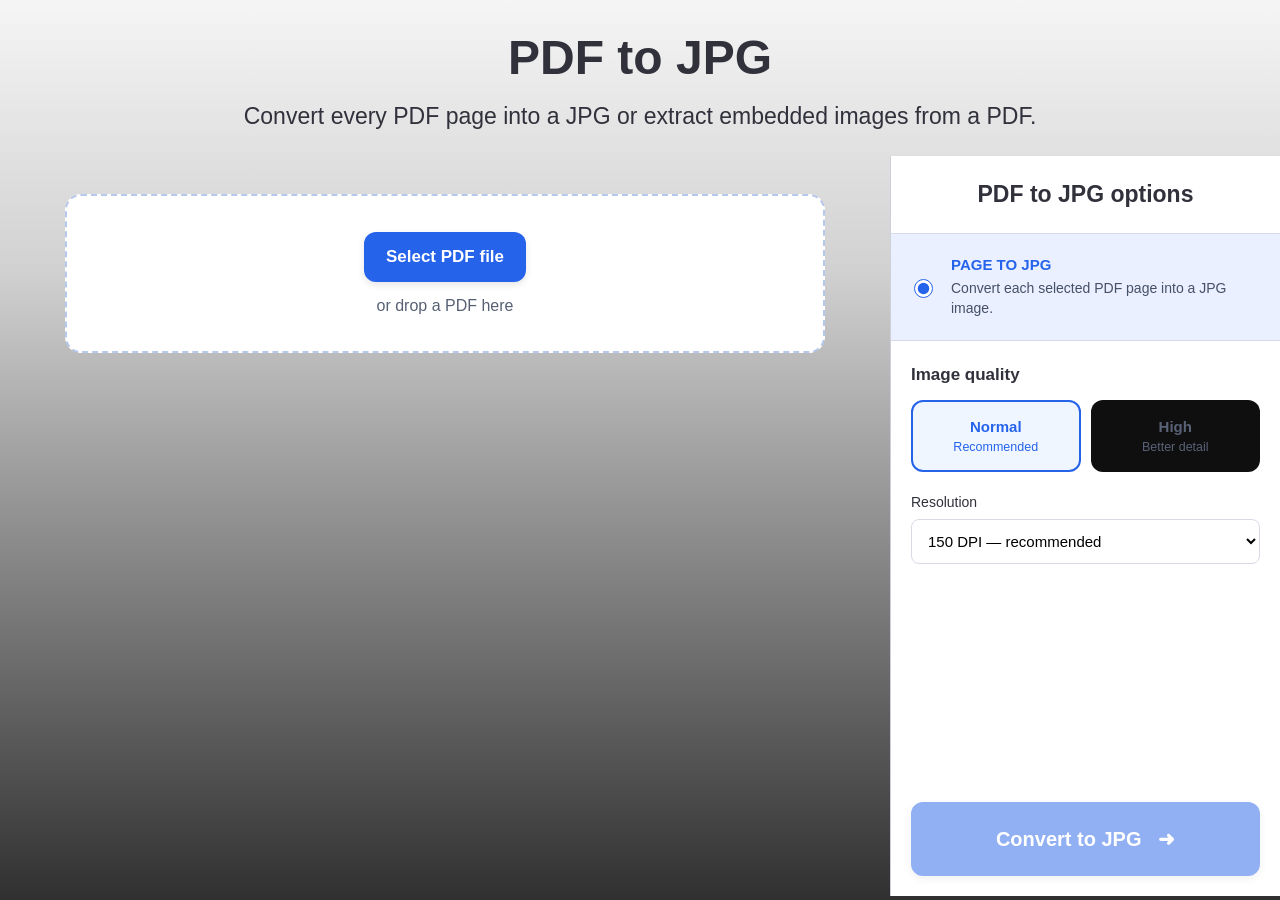
<file: pdf-to-jpg/templates/index.html>
<!doctype html>
<html lang="en">
  <head>
    <meta charset="UTF-8" />
    <meta name="viewport" content="width=device-width, initial-scale=1.0" />
    <title>PDF to JPG Converter</title>
    <style>
      :root {
        --accent: #2563eb;
        --accent-dark: #1d4ed8;
        --background: #f4f5fb;
        --text: #30313b;
        --border: #d8dbe5;
        --success: #16a34a;
      }

      * {
        box-sizing: border-box;
      }

      body {
        margin: 0;
        font-family: Arial, Helvetica, sans-serif;
        color: var(--text);
        background: linear-gradient(
          180deg,
          #f5f5f5 0%,
          #d1d1d1 30%,
          #808080 65%,
          #303030 100%
        );
        background-attachment: fixed;
      }
      header {
        text-align: center;
        padding: 30px 18px 22px;
      }

      header h1 {
        font-size: clamp(30px, 4vw, 48px);
        margin: 0 0 14px;
      }

      header p {
        margin: 0;
        font-size: clamp(16px, 2vw, 23px);
        line-height: 1.5;
      }

      main {
        display: grid;
        grid-template-columns: minmax(0, 1fr) 390px;
        min-height: calc(100vh - 160px);
      }

      .workspace {
        padding: 28px;
        min-width: 0;
      }

      .upload-box {
        max-width: 760px;
        margin: 10px auto 24px;
        text-align: center;
        padding: 36px 20px;
        border: 2px dashed #b7c8ed;
        border-radius: 16px;
        background: #fff;
        transition: 0.2s;
      }

      .upload-box.dragging {
        border-color: var(--accent);
        background: #eff6ff;
      }

      button,
      .button {
        border: 0;
        border-radius: 12px;
        background: var(--accent);
        color: white;
        font-weight: 700;
        font-size: 17px;
        padding: 15px 22px;
        cursor: pointer;
        box-shadow: 0 3px 7px #0000001a;
      }

      button:hover,
      .button:hover {
        background: var(--accent-dark);
      }

      button:disabled {
        opacity: 0.5;
        cursor: not-allowed;
      }

      .subtext {
        margin-top: 15px;
        color: #586174;
      }

      #fileInput {
        display: none;
      }

      .file-summary {
        display: none;
        max-width: 760px;
        margin: 0 auto 18px;
        padding: 15px;
        background: white;
        border-radius: 12px;
        border: 1px solid var(--border);
        overflow-wrap: anywhere;
      }

      .pages-heading {
        display: flex;
        align-items: center;
        justify-content: space-between;
        gap: 12px;
        max-width: 1000px;
        margin: 28px auto 15px;
        flex-wrap: wrap;
      }

      .pages-heading h2 {
        margin: 0;
        font-size: 21px;
      }

      .small-button {
        padding: 9px 13px;
        font-size: 13px;
        border-radius: 8px;
      }

      .pages-grid {
        display: grid;
        grid-template-columns: repeat(auto-fill, minmax(145px, 1fr));
        gap: 16px;
        max-width: 1000px;
        margin: 0 auto;
      }

      .page-card {
        position: relative;
        padding: 10px;
        border: 2px solid transparent;
        background: white;
        border-radius: 12px;
        box-shadow: 0 2px 8px #0000000c;
        cursor: pointer;
        min-width: 0;
      }

      .page-card.selected {
        border-color: var(--accent);
        background: #eff6ff;
      }

      .page-card img {
        width: 100%;
        height: 175px;
        object-fit: contain;
        background: #f0f1f6;
        border-radius: 6px;
      }

      .page-label {
        text-align: center;
        padding-top: 9px;
        font-size: 14px;
      }

      .checkmark {
        position: absolute;
        right: 8px;
        top: 8px;
        width: 25px;
        height: 25px;
        display: grid;
        place-items: center;
        border-radius: 50%;
        background: var(--success);
        color: white;
        font-weight: bold;
        border: 2px solid white;
      }

      .page-card:not(.selected) .checkmark {
        display: none;
      }

      .empty-state {
        text-align: center;
        color: #687084;
        padding: 20px;
      }

      aside {
        background: white;
        border-left: 1px solid #cdd0da;
        display: flex;
        flex-direction: column;
        min-width: 0;
      }

      aside h2 {
        text-align: center;
        font-size: 23px;
        margin: 0;
        padding: 25px 12px;
        border-bottom: 1px solid var(--border);
      }

      .mode-option {
        display: flex;
        align-items: center;
        gap: 15px;
        padding: 22px 18px;
        border-bottom: 1px solid var(--border);
        cursor: pointer;
      }

      .mode-option.active {
        background: #eaf0ff;
      }

      .mode-option input {
        accent-color: var(--accent);
        width: 19px;
        height: 19px;
        flex-shrink: 0;
      }

      .mode-option strong {
        display: block;
        color: var(--accent);
        font-size: 15px;
        margin-bottom: 5px;
      }

      .mode-option span {
        display: block;
        font-size: 14px;
        line-height: 1.45;
        color: #465066;
      }

      .settings {
        padding: 24px 20px;
      }

      .settings h3 {
        font-size: 17px;
        margin: 0 0 15px;
      }

      .quality-options {
        display: grid;
        grid-template-columns: 1fr 1fr;
        gap: 10px;
      }

      .quality-button {
        background: #0f0f10;
        color: #596276;
        border: 1px solid transparent;
        box-shadow: none;
        padding: 16px 8px;
        font-size: 15px;
      }

      .quality-button.active {
        background: #eff6ff;
        color: var(--accent);
        border: 2px solid var(--accent);
      }

      .quality-button small {
        display: block;
        margin-top: 5px;
        font-weight: normal;
      }

      .dpi-control {
        margin-top: 22px;
      }

      .dpi-control label {
        display: block;
        margin-bottom: 9px;
        font-size: 14px;
      }

      .dpi-control select {
        width: 100%;
        padding: 12px;
        border: 1px solid var(--border);
        border-radius: 8px;
        background: white;
        font-size: 15px;
      }

      .convert-area {
        margin-top: auto;
        padding: 20px;
        position: sticky;
        bottom: 0;
        background: white;
      }

      .convert-button {
        width: 100%;
        min-height: 74px;
        font-size: 20px;
      }

      .message {
        display: none;
        max-width: 760px;
        margin: 18px auto;
        padding: 14px 16px;
        border-radius: 10px;
        line-height: 1.5;
        overflow-wrap: anywhere;
      }

      .message.error {
        display: block;
        color: #991b1b;
        background: #fee2e2;
      }

      .message.success {
        display: block;
        color: #166534;
        background: #dcfce7;
      }

      .message.info {
        display: block;
        color: #1e40af;
        background: #dbeafe;
      }

      @media (max-width: 900px) {
        main {
          grid-template-columns: 1fr;
        }
        aside {
          border-left: 0;
          border-top: 1px solid var(--border);
        }
        .workspace {
          padding: 18px;
        }
        .convert-area {
          position: static;
        }
        aside h2 {
          padding: 20px 12px;
        }
      }
    </style>
  </head>
  <body>
    <header>
      <h1>PDF to JPG</h1>
      <p>
        Convert every PDF page into a JPG or extract embedded images from a PDF.
      </p>
    </header>

    <main>
      <section class="workspace">
        <div class="upload-box" id="dropZone">
          <input type="file" id="fileInput" accept=".pdf,application/pdf" />
          <button type="button" id="selectFile">Select PDF file</button>
          <div class="subtext">or drop a PDF here</div>
        </div>

        <div class="file-summary" id="fileSummary"></div>
        <div
          class="message"
          id="message"
          role="status"
          aria-live="polite"
        ></div>

        <div id="pageSection" hidden>
          <div class="pages-heading">
            <h2 id="pagesTitle">Select pages</h2>
            <div>
              <button class="small-button" id="selectAll" type="button">
                Select all
              </button>
              <button class="small-button" id="selectNone" type="button">
                Select none
              </button>
            </div>
          </div>
          <p class="empty-state" id="selectionHint">
            Choose the PDF pages you want to convert.
          </p>
          <div class="pages-grid" id="pagesGrid"></div>
        </div>
      </section>

      <aside>
        <h2>PDF to JPG options</h2>

        <label class="mode-option active" data-mode="pages">
          <input type="radio" name="mode" value="pages" checked />
          <div>
            <strong>PAGE TO JPG</strong>
            <span>Convert each selected PDF page into a JPG image.</span>
          </div>
        </label>

        <div class="settings">
          <h3>Image quality</h3>
          <div class="quality-options">
            <button
              type="button"
              class="quality-button active"
              data-quality="normal"
            >
              Normal
              <small>Recommended</small>
            </button>
            <button type="button" class="quality-button" data-quality="high">
              High
              <small>Better detail</small>
            </button>
          </div>

          <div class="dpi-control" id="dpiControl">
            <label for="dpi">Resolution</label>
            <select id="dpi">
              <option value="100">100 DPI — smaller files</option>
              <option value="150" selected>150 DPI — recommended</option>
              <option value="200">200 DPI</option>
              <option value="300">300 DPI — high resolution</option>
            </select>
          </div>
        </div>

        <div class="convert-area">
          <button
            type="button"
            class="convert-button"
            id="convertButton"
            disabled
          >
            Convert to JPG &nbsp; ➜
          </button>
        </div>
      </aside>
    </main>

    <script>
      const fileInput = document.getElementById("fileInput");
      const dropZone = document.getElementById("dropZone");
      const selectFile = document.getElementById("selectFile");
      const fileSummary = document.getElementById("fileSummary");
      const message = document.getElementById("message");
      const pageSection = document.getElementById("pageSection");
      const pagesGrid = document.getElementById("pagesGrid");
      const pagesTitle = document.getElementById("pagesTitle");
      const selectionHint = document.getElementById("selectionHint");
      const convertButton = document.getElementById("convertButton");
      const dpiControl = document.getElementById("dpiControl");

      let selectedFile = null;
      let pages = [];
      let selectedPages = new Set();
      let quality = "normal";
      let previewUrls = [];

      function currentMode() {
        return document.querySelector('input[name="mode"]:checked').value;
      }

      function showMessage(text, type = "info") {
        message.textContent = text;
        message.className = `message ${type}`;
      }

      function clearMessage() {
        message.textContent = "";
        message.className = "message";
      }

      function cleanupPreviews() {
        previewUrls.forEach(URL.revokeObjectURL);
        previewUrls = [];
      }

      function setMode(mode) {
        document.querySelectorAll(".mode-option").forEach((option) => {
          option.classList.toggle("active", option.dataset.mode === mode);
        });

        dpiControl.style.display = mode === "pages" ? "block" : "none";

        pagesTitle.textContent =
          mode === "pages"
            ? "Select PDF pages to convert"
            : "Select PDF pages to extract images from";

        selectionHint.textContent =
          mode === "pages"
            ? "Each selected page becomes one JPG image."
            : "Images embedded in the selected pages will be extracted.";

        renderPages();
      }

      document.querySelectorAll('input[name="mode"]').forEach((input) => {
        input.addEventListener("change", () => setMode(input.value));
      });

      document.querySelectorAll(".mode-option").forEach((option) => {
        option.addEventListener("click", () => {
          const radio = option.querySelector("input");
          radio.checked = true;
          setMode(radio.value);
        });
      });

      document.querySelectorAll(".quality-button").forEach((button) => {
        button.addEventListener("click", () => {
          quality = button.dataset.quality;
          document.querySelectorAll(".quality-button").forEach((item) => {
            item.classList.toggle("active", item === button);
          });
        });
      });

      selectFile.addEventListener("click", () => fileInput.click());

      fileInput.addEventListener("change", () => {
        if (fileInput.files.length) loadPdf(fileInput.files[0]);
      });

      ["dragenter", "dragover"].forEach((eventName) => {
        dropZone.addEventListener(eventName, (event) => {
          event.preventDefault();
          dropZone.classList.add("dragging");
        });
      });

      ["dragleave", "drop"].forEach((eventName) => {
        dropZone.addEventListener(eventName, (event) => {
          event.preventDefault();
          dropZone.classList.remove("dragging");
        });
      });

      dropZone.addEventListener("drop", (event) => {
        const file = event.dataTransfer.files[0];
        if (file) loadPdf(file);
      });

      async function loadPdf(file) {
        clearMessage();

        if (!file.name.toLowerCase().endsWith(".pdf")) {
          showMessage("Please select a PDF file.", "error");
          return;
        }

        selectedFile = file;
        pages = [];
        selectedPages.clear();
        cleanupPreviews();
        pagesGrid.replaceChildren();
        pageSection.hidden = true;
        convertButton.disabled = true;

        fileSummary.style.display = "block";
        fileSummary.textContent = `${file.name} · ${(file.size / (1024 * 1024)).toFixed(2)} MB · Inspecting PDF…`;

        const formData = new FormData();
        formData.append("file", file, file.name);

        try {
          const response = await fetch("/pdf-to-jpg/inspect", {
            method: "POST",
            body: formData,
          });

          const result = await response.json();

          if (!response.ok)
            throw new Error(result.error || "Unable to inspect PDF.");

          pages = result.pages;
          selectedPages = new Set(pages.map((page) => page.page));

          fileSummary.textContent =
            `${result.filename} · ${result.page_count} page(s) · ` +
            `${(file.size / (1024 * 1024)).toFixed(2)} MB`;

          pageSection.hidden = false;
          convertButton.disabled = false;
          renderPages();
          showMessage(
            `${result.page_count} pages found. Select the pages you want.`,
            "success",
          );
        } catch (error) {
          showMessage(error.message || "Unable to inspect PDF.", "error");
          fileSummary.textContent = file.name;
        }
      }

      function renderPages() {
        pagesGrid.replaceChildren();
        cleanupPreviews();

        if (!selectedFile || !pages.length) return;

        const mode = currentMode();

        pages.forEach((page) => {
          const card = document.createElement("div");
          card.className = "page-card";
          card.classList.toggle("selected", selectedPages.has(page.page));
          card.tabIndex = 0;
          card.setAttribute("role", "checkbox");
          card.setAttribute(
            "aria-checked",
            String(selectedPages.has(page.page)),
          );

          const image = document.createElement("img");
          image.alt = `Preview of page ${page.page}`;
          image.loading = "lazy";

          const checkmark = document.createElement("div");
          checkmark.className = "checkmark";
          checkmark.textContent = "✓";

          const label = document.createElement("div");
          label.className = "page-label";
          label.textContent = `Page ${page.page}`;

          card.append(image, checkmark, label);
          pagesGrid.append(card);

          const formData = new FormData();
          formData.append("file", selectedFile, selectedFile.name);
          formData.append("page", String(page.page - 1));
          formData.append("dpi", "65");

          fetch("/pdf-to-jpg/preview", {
            method: "POST",
            body: formData,
          })
            .then((response) => {
              if (!response.ok) throw new Error("Preview unavailable");
              return response.blob();
            })
            .then((blob) => {
              const url = URL.createObjectURL(blob);
              previewUrls.push(url);
              image.src = url;
            })
            .catch(() => {
              image.alt = `Preview unavailable for page ${page.page}`;
            });

          function togglePage() {
            if (selectedPages.has(page.page)) {
              selectedPages.delete(page.page);
            } else {
              selectedPages.add(page.page);
            }

            card.classList.toggle("selected", selectedPages.has(page.page));
            card.setAttribute(
              "aria-checked",
              String(selectedPages.has(page.page)),
            );
            updateConvertLabel();
          }

          card.addEventListener("click", togglePage);
          card.addEventListener("keydown", (event) => {
            if (event.key === "Enter" || event.key === " ") {
              event.preventDefault();
              togglePage();
            }
          });
        });

        updateConvertLabel();
      }

      function updateConvertLabel() {
        const count = selectedPages.size;
        convertButton.disabled = !selectedFile || count === 0;
        convertButton.textContent =
          currentMode() === "pages"
            ? `Convert ${count} page(s) to JPG  ➜`
            : `Extract images from ${count} page(s)  ➜`;
      }

      document.getElementById("selectAll").addEventListener("click", () => {
        selectedPages = new Set(pages.map((page) => page.page));
        renderPages();
      });

      document.getElementById("selectNone").addEventListener("click", () => {
        selectedPages.clear();
        renderPages();
      });

      convertButton.addEventListener("click", async () => {
        if (!selectedFile || selectedPages.size === 0) {
          showMessage("Select a PDF and at least one page.", "error");
          return;
        }

        const originalText = convertButton.textContent;
        convertButton.disabled = true;
        convertButton.textContent = "Converting…";
        clearMessage();

        const formData = new FormData();
        formData.append("file", selectedFile, selectedFile.name);
        formData.append("mode", currentMode());
        formData.append("quality", quality);
        formData.append("dpi", document.getElementById("dpi").value);
        formData.append(
          "selected",
          [...selectedPages].sort((a, b) => a - b).join(","),
        );

        try {
          const response = await fetch("/pdf-to-jpg/convert", {
            method: "POST",
            body: formData,
          });

          if (!response.ok) {
            let error = "Conversion failed.";
            try {
              const result = await response.json();
              error = result.error || error;
            } catch (_) {}
            throw new Error(error);
          }

          const blob = await response.blob();
          const disposition = response.headers.get("Content-Disposition") || "";
          const match = disposition.match(/filename="?([^";]+)"?/i);
          const filename = match
            ? match[1]
            : blob.type.includes("zip")
              ? "converted-images.zip"
              : "converted-image.jpg";

          const url = URL.createObjectURL(blob);
          const anchor = document.createElement("a");
          anchor.href = url;
          anchor.download = filename;
          document.body.appendChild(anchor);
          anchor.click();
          anchor.remove();

          setTimeout(() => URL.revokeObjectURL(url), 30000);

          showMessage(
            blob.type.includes("zip")
              ? "Multiple images were created. Your ZIP download has started."
              : "Your JPG download has started.",
            "success",
          );
        } catch (error) {
          showMessage(error.message || "Conversion failed.", "error");
        } finally {
          convertButton.disabled = false;
          updateConvertLabel();
          if (convertButton.textContent === "Converting…") {
            convertButton.textContent = originalText;
          }
        }
      });
    </script>
  </body>
</html>
</file>
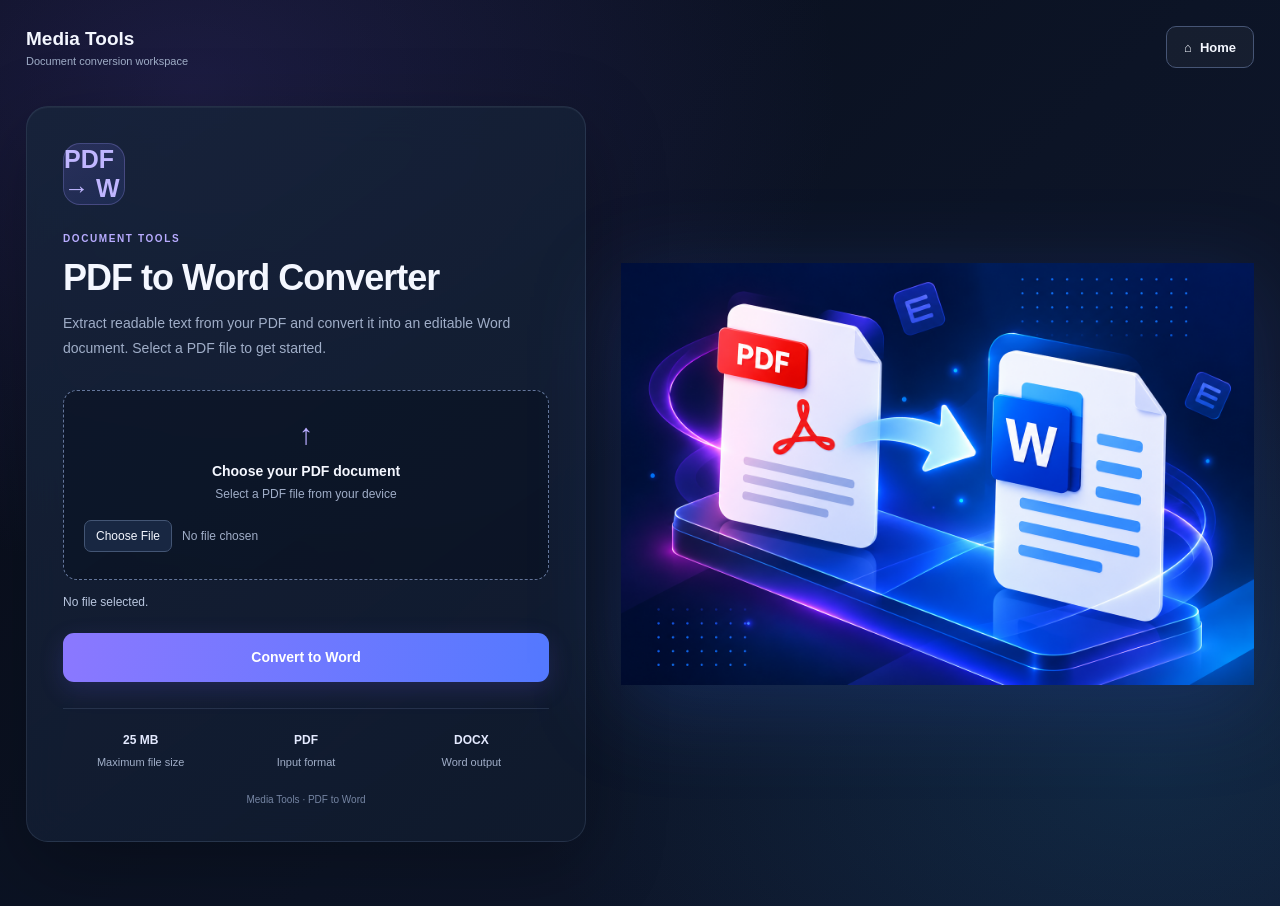
<file: pdf-to-word/templates/index.html>
<!doctype html>
<html lang="en">
  <head>
    <meta charset="utf-8" />
    <meta name="viewport" content="width=device-width, initial-scale=1" />
    <title>PDF to Word Converter | Media Tools</title>

    <style>
      :root {
        --bg: #080d19;
        --muted: #a0aec8;
        --purple: #8b78ff;
        --blue: #5479ff;
        --green: #37d6a4;
        --red: #ff7185;
        --text: #f4f7ff;
      }

      * {
        box-sizing: border-box;
      }

      body {
        margin: 0;
        min-height: 100vh;
        padding: 26px;
        background:
          radial-gradient(ellipse at 15% 10%, #5141a944 0%, transparent 42%),
          radial-gradient(ellipse at 90% 85%, #1a72a533 0%, transparent 38%),
          linear-gradient(135deg, #080d19, #0c1426 55%, #10172d);
        color: var(--text);
        font-family: "Segoe UI", Arial, Helvetica, sans-serif;
      }

      .topbar {
        display: flex;
        justify-content: space-between;
        align-items: center;
        gap: 16px;
        width: min(100%, 1250px);
        margin: 0 auto;
      }

      .brand {
        font-size: 19px;
        font-weight: 750;
      }

      .brand small {
        display: block;
        margin-top: 5px;
        color: var(--muted);
        font-size: 11px;
        font-weight: 400;
      }

      .home-button {
        display: inline-flex;
        align-items: center;
        justify-content: center;
        gap: 8px;
        min-height: 42px;
        padding: 11px 17px;
        border: 1px solid #465575;
        border-radius: 10px;
        background: #ffffff0b;
        color: var(--text);
        text-decoration: none;
        font-size: 13px;
        font-weight: 650;
        transition:
          background 0.2s,
          border-color 0.2s,
          transform 0.2s;
      }

      .home-button:hover {
        border-color: var(--purple);
        background: #8b78ff20;
        transform: translateY(-1px);
      }

      .page {
        display: flex;
        align-items: center;
        justify-content: center;
        min-height: calc(100vh - 105px);
        padding: 38px 0;
      }

      .converter-layout {
        display: grid;
        grid-template-columns: minmax(0, 560px) minmax(0, 1fr);
        align-items: center;
        gap: 35px;
        width: min(100%, 1250px);
        margin: 0 auto;
      }

      .container {
        width: 100%;
        min-width: 0;
        padding: 36px;
        border: 1px solid #7183a033;
        border-radius: 22px;
        background: linear-gradient(145deg, #17243bdc, #101a2def);
        box-shadow:
          0 25px 80px #00000045,
          inset 0 1px 0 #ffffff0b;
        backdrop-filter: blur(18px);
      }

      .illustration {
        display: flex;
        align-items: center;
        justify-content: center;
        min-width: 0;
      }

      .illustration img {
        display: block;
        width: 100%;
        max-width: 650px;
        height: auto;
        object-fit: contain;
        filter: drop-shadow(0 20px 45px #356dff30);
      }

      .icon-box {
        display: grid;
        place-items: center;
        width: 62px;
        height: 62px;
        margin-bottom: 23px;
        border: 1px solid #a99bff40;
        border-radius: 17px;
        background: linear-gradient(145deg, #8b78ff2b, #5479ff20);
        color: #c0b6ff;
        font-size: 25px;
        font-weight: 800;
      }

      .eyebrow {
        display: inline-block;
        margin-bottom: 12px;
        color: #b8acff;
        font-size: 10px;
        font-weight: 750;
        letter-spacing: 1.6px;
      }

      h1 {
        margin: 0 0 12px;
        font-size: clamp(27px, 5vw, 36px);
        letter-spacing: -1px;
        line-height: 1.2;
      }

      .description {
        margin: 0 0 28px;
        color: var(--muted);
        font-size: 14px;
        line-height: 1.8;
      }

      .upload-area {
        display: block;
        padding: 27px 20px;
        border: 1px dashed #64769b;
        border-radius: 14px;
        background: #080f1e75;
        text-align: center;
        cursor: pointer;
        transition:
          border-color 0.2s,
          background 0.2s;
      }

      .upload-area:hover {
        border-color: var(--purple);
        background: #8b78ff0d;
      }

      .upload-icon {
        display: block;
        margin-bottom: 12px;
        color: #b8acff;
        font-size: 29px;
      }

      .upload-title {
        display: block;
        font-size: 14px;
        font-weight: 700;
      }

      .upload-subtitle {
        margin-top: 8px;
        color: var(--muted);
        font-size: 12px;
      }

      .upload-area input {
        display: block;
        width: 100%;
        margin-top: 19px;
        color: var(--muted);
        font-size: 12px;
      }

      input[type="file"]::file-selector-button {
        margin-right: 10px;
        padding: 8px 11px;
        border: 1px solid #435574;
        border-radius: 7px;
        background: #182742;
        color: var(--text);
        cursor: pointer;
      }

      .file-info {
        min-height: 20px;
        margin: 15px 0 18px;
        color: #b9c6df;
        font-size: 12px;
        overflow-wrap: anywhere;
      }

      .convert-button {
        width: 100%;
        min-height: 49px;
        padding: 14px 18px;
        border: 0;
        border-radius: 11px;
        background: linear-gradient(100deg, var(--purple), var(--blue));
        color: #fff;
        font-size: 14px;
        font-weight: 750;
        cursor: pointer;
        box-shadow: 0 8px 24px #6757e533;
        transition:
          filter 0.2s,
          transform 0.2s;
      }

      .convert-button:hover:not(:disabled) {
        filter: brightness(1.12);
        transform: translateY(-1px);
      }

      .convert-button:disabled {
        cursor: not-allowed;
        opacity: 0.65;
      }

      .status {
        display: none;
        margin-top: 17px;
        padding: 13px 14px;
        border: 1px solid transparent;
        border-radius: 10px;
        font-size: 12px;
        line-height: 1.6;
        overflow-wrap: anywhere;
      }

      .status.visible {
        display: block;
      }

      .status.error {
        border-color: #ff718533;
        background: #ff718511;
        color: #ff9cab;
      }

      .status.success {
        border-color: #37d6a433;
        background: #37d6a410;
        color: #67e5ba;
      }

      .features {
        display: grid;
        grid-template-columns: repeat(3, minmax(0, 1fr));
        gap: 10px;
        margin-top: 26px;
        padding-top: 22px;
        border-top: 1px solid #34435d99;
      }

      .feature {
        color: var(--muted);
        font-size: 11px;
        line-height: 1.6;
        text-align: center;
      }

      .feature strong {
        display: block;
        margin-bottom: 4px;
        color: #e4eaff;
        font-size: 12px;
      }

      .footer {
        margin-top: 23px;
        color: #7585a3;
        font-size: 10px;
        text-align: center;
      }

      @media (max-width: 900px) {
        .converter-layout {
          grid-template-columns: 1fr;
          max-width: 560px;
        }

        .illustration img {
          max-width: 460px;
        }
      }

      @media (max-width: 520px) {
        body {
          padding: 18px;
        }

        .page {
          min-height: calc(100vh - 85px);
          padding: 28px 0;
        }

        .container {
          padding: 25px 20px;
          border-radius: 17px;
        }

        .brand {
          font-size: 17px;
        }

        .home-button {
          min-height: 38px;
          padding: 9px 12px;
          font-size: 12px;
        }

        .features {
          gap: 6px;
        }

        .illustration img {
          max-width: 100%;
        }
      }
    </style>
  </head>

  <body>
    <header class="topbar">
      <div class="brand">
        Media Tools
        <small>Document conversion workspace</small>
      </div>

      <a class="home-button" href="/" aria-label="Go to home page">
        <span aria-hidden="true">⌂</span>
        Home
      </a>
    </header>

    <main class="page">
      <div class="converter-layout">
        <section class="container">
          <div class="icon-box" aria-hidden="true">PDF → W</div>

          <span class="eyebrow">DOCUMENT TOOLS</span>
          <h1>PDF to Word Converter</h1>

          <p class="description">
            Extract readable text from your PDF and convert it into an editable
            Word document. Select a PDF file to get started.
          </p>

          <form id="convertForm">
            <label class="upload-area" for="file">
              <span class="upload-icon" aria-hidden="true">↑</span>
              <span class="upload-title">Choose your PDF document</span>
              <div class="upload-subtitle">
                Select a PDF file from your device
              </div>

              <input
                id="file"
                name="file"
                type="file"
                accept=".pdf,application/pdf"
                required
              />
            </label>

            <div class="file-info" id="fileInfo">No file selected.</div>

            <button type="submit" class="convert-button" id="convertButton">
              Convert to Word
            </button>

            <div
              id="status"
              class="status"
              role="status"
              aria-live="polite"
            ></div>
          </form>

          <div class="features">
            <div class="feature">
              <strong>25 MB</strong>
              Maximum file size
            </div>
            <div class="feature">
              <strong>PDF</strong>
              Input format
            </div>
            <div class="feature">
              <strong>DOCX</strong>
              Word output
            </div>
          </div>

          <footer class="footer">Media Tools · PDF to Word</footer>
        </section>

        <aside class="illustration">
          <img
            src="/pdf-to-word/static/images/pdf-to-word.png"
            alt="PDF to Word conversion illustration"
            style="
              display: block;
              width: 100%;
              max-width: 650px;
              height: auto;
              object-fit: contain;
            "
          />
        </aside>
      </div>
    </main>

    <script>
      const form = document.getElementById("convertForm");
      const fileInput = document.getElementById("file");
      const fileInfo = document.getElementById("fileInfo");
      const convertButton = document.getElementById("convertButton");
      const statusBox = document.getElementById("status");

      function showStatus(message, type) {
        statusBox.textContent = message;
        statusBox.className = `status visible ${type}`;
      }

      fileInput.addEventListener("change", () => {
        const file = fileInput.files[0];

        fileInfo.textContent = file
          ? `${file.name} (${(file.size / (1024 * 1024)).toFixed(2)} MB)`
          : "No file selected.";

        statusBox.className = "status";

        if (file && file.size > 25 * 1024 * 1024) {
          showStatus("The selected file exceeds 25 MB.", "error");
        }
      });

      form.addEventListener("submit", async (event) => {
        event.preventDefault();

        const file = fileInput.files[0];

        if (!file) {
          showStatus("Please select a PDF file.", "error");
          return;
        }

        if (file.size > 25 * 1024 * 1024) {
          showStatus("The selected file exceeds 25 MB.", "error");
          return;
        }

        if (!file.name.toLowerCase().endsWith(".pdf")) {
          showStatus("Only PDF files are supported.", "error");
          return;
        }

        const formData = new FormData();
        formData.append("file", file);

        convertButton.disabled = true;
        convertButton.textContent = "Converting...";
        showStatus("Extracting PDF text. Please wait.", "success");

        try {
          const response = await fetch("/pdf-to-word/convert", {
            method: "POST",
            body: formData,
            credentials: "same-origin",
          });

          if (!response.ok) {
            let message = `Conversion failed (HTTP ${response.status}).`;

            try {
              const data = await response.json();
              if (data.error) {
                message = data.error;
              }
            } catch (_) {
              // Retain the HTTP error when the response is not JSON.
            }

            throw new Error(message);
          }

          const contentType = response.headers.get("content-type") || "";

          if (
            !contentType
              .toLowerCase()
              .includes(
                "application/vnd.openxmlformats-officedocument.wordprocessingml.document",
              )
          ) {
            throw new Error("The server did not return a Word document.");
          }

          const blob = await response.blob();

          if (!blob.size) {
            throw new Error("The generated Word document is empty.");
          }

          const downloadUrl = URL.createObjectURL(blob);
          const link = document.createElement("a");

          link.href = downloadUrl;
          link.download = file.name.replace(/\.pdf$/i, "") + ".docx";

          document.body.appendChild(link);
          link.click();
          link.remove();

          setTimeout(() => URL.revokeObjectURL(downloadUrl), 1000);

          showStatus(
            "Conversion successful. Your Word download has started.",
            "success",
          );
        } catch (error) {
          showStatus(
            error.message || "Conversion failed. Please try again.",
            "error",
          );
        } finally {
          convertButton.disabled = false;
          convertButton.textContent = "Convert to Word";
        }
      });
    </script>
  </body>
</html>
</file>
<file: audio-joiner/static/style.css>
:root {
  color-scheme: dark;
  font-family: Arial, Helvetica, sans-serif;
  background: #202e64;
  color: #f8fafc;
}

* {
  box-sizing: border-box;
}

body {
  margin: 0;
  min-height: 100vh;
  padding: 28px 20px;
  background: linear-gradient(145deg, #222d60, #1e326e);
}

button,
input,
select {
  font: inherit;
}

button {
  cursor: pointer;
}

button:disabled {
  cursor: not-allowed;
  opacity: 0.5;
}

.home-button,
.back-link {
  color: #27d7c5;
  text-decoration: none;
}

.home-button {
  display: inline-block;
  margin-bottom: 20px;
}

.editor {
  width: min(100%, 1100px);
  margin: 0 auto;
  padding: 28px;
  border-radius: 18px;
  background: rgba(16, 29, 73, 0.72);
}

.editor-header {
  display: flex;
  align-items: flex-start;
  justify-content: space-between;
  gap: 20px;
  margin-bottom: 30px;
}

.editor-header h1 {
  margin: 14px 0 8px;
  font-size: clamp(28px, 4vw, 40px);
}

.editor-header p {
  margin: 0;
  color: #aebbdc;
}

.reset-button,
.control-button {
  padding: 12px 18px;
  color: #e8efff;
  border: 0;
  border-radius: 12px;
  background: #17244f;
}

.upload-section {
  margin-bottom: 28px;
}

.upload-button {
  display: flex;
  align-items: center;
  gap: 16px;
  padding: 22px;
  border: 1px dashed #27d7c5;
  border-radius: 14px;
  cursor: pointer;
  background: rgba(39, 215, 197, 0.06);
}

.upload-icon {
  display: grid;
  width: 44px;
  height: 44px;
  place-items: center;
  border-radius: 50%;
  background: #27d7c5;
  color: #14224c;
  font-size: 24px;
}

.upload-button strong,
.upload-button small {
  display: block;
}

.upload-button small {
  margin-top: 7px;
  color: #aebbdc;
}

.section-heading {
  display: flex;
  justify-content: space-between;
  align-items: center;
  gap: 12px;
}

.section-heading h2 {
  font-size: 18px;
}

.section-heading span {
  color: #27d7c5;
}

.file-list {
  display: flex;
  flex-direction: column;
  gap: 10px;
  margin: 16px 0;
  padding: 0;
  list-style: none;
}

.file-item {
  display: flex;
  align-items: center;
  gap: 14px;
  min-width: 0;
  padding: 14px;
  border: 1px solid rgba(142, 166, 220, 0.18);
  border-radius: 12px;
  background: #1d3769;
}

.file-number {
  display: grid;
  flex: 0 0 32px;
  height: 32px;
  place-items: center;
  border-radius: 8px;
  background: #27d7c5;
  color: #14224c;
  font-weight: bold;
}

.file-details {
  display: flex;
  flex: 1;
  flex-direction: column;
  gap: 5px;
  min-width: 0;
}

.file-name {
  overflow: hidden;
  text-overflow: ellipsis;
  white-space: nowrap;
}

.file-details small {
  color: #aebbdc;
}

.file-item-actions {
  display: flex;
  gap: 6px;
}

.file-item-actions button {
  width: 34px;
  height: 34px;
  border: 0;
  border-radius: 8px;
  background: #17244f;
  color: #27d7c5;
  font-size: 18px;
}

.empty-state {
  padding: 24px;
  border-radius: 12px;
  background: rgba(13, 24, 61, 0.55);
  color: #aebbdc;
  text-align: center;
}

.file-actions {
  display: flex;
  gap: 10px;
  flex-wrap: wrap;
}

.join-controls {
  display: flex;
  align-items: center;
  gap: 14px;
  flex-wrap: wrap;
  margin-top: 28px;
  padding-top: 24px;
  border-top: 1px solid rgba(142, 166, 220, 0.2);
}

.join-controls label {
  color: #27d7c5;
}

.join-controls select {
  padding: 13px 16px;
  border: 0;
  border-radius: 10px;
  background: #17244f;
  color: #fff;
}

.cut-button {
  display: inline-flex;
  align-items: center;
  justify-content: center;
  gap: 10px;
  margin-left: auto;
  padding: 15px 28px;
  border: 0;
  border-radius: 30px;
  background: #fff;
  color: #15224b;
  font-weight: bold;
}

.cut-button span {
  color: #00c99a;
}

.message {
  min-height: 24px;
  margin-top: 18px;
  color: #cbd5e1;
}

.message.success {
  color: #27d7c5;
}

.message.error {
  color: #ff9090;
}

.progress-container {
  margin-top: 20px;
  width: 100%;
}

.progress-container[hidden] {
  display: none;
}

.progress-label {
  margin-bottom: 9px;
  color: #dce7ff;
  font-size: 14px;
}

.progress-track {
  width: 100%;
  height: 9px;
  overflow: hidden;
  border-radius: 8px;
  background: #121e48;
}

.progress-bar {
  width: 0;
  height: 100%;
  border-radius: 8px;
  background: #27d7c5;
  transition: width 0.15s ease;
}

@media (max-width: 600px) {
  body {
    padding: 16px 10px;
  }

  .editor {
    padding: 18px;
  }

  .editor-header {
    flex-direction: column;
  }

  .join-controls {
    align-items: stretch;
    flex-direction: column;
  }

  .cut-button {
    width: 100%;
    margin-left: 0;
  }

  .file-item {
    gap: 8px;
    padding: 10px;
  }

  .file-item-actions {
    gap: 3px;
  }

  .file-item-actions button {
    width: 29px;
    height: 32px;
  }
}
</file>
